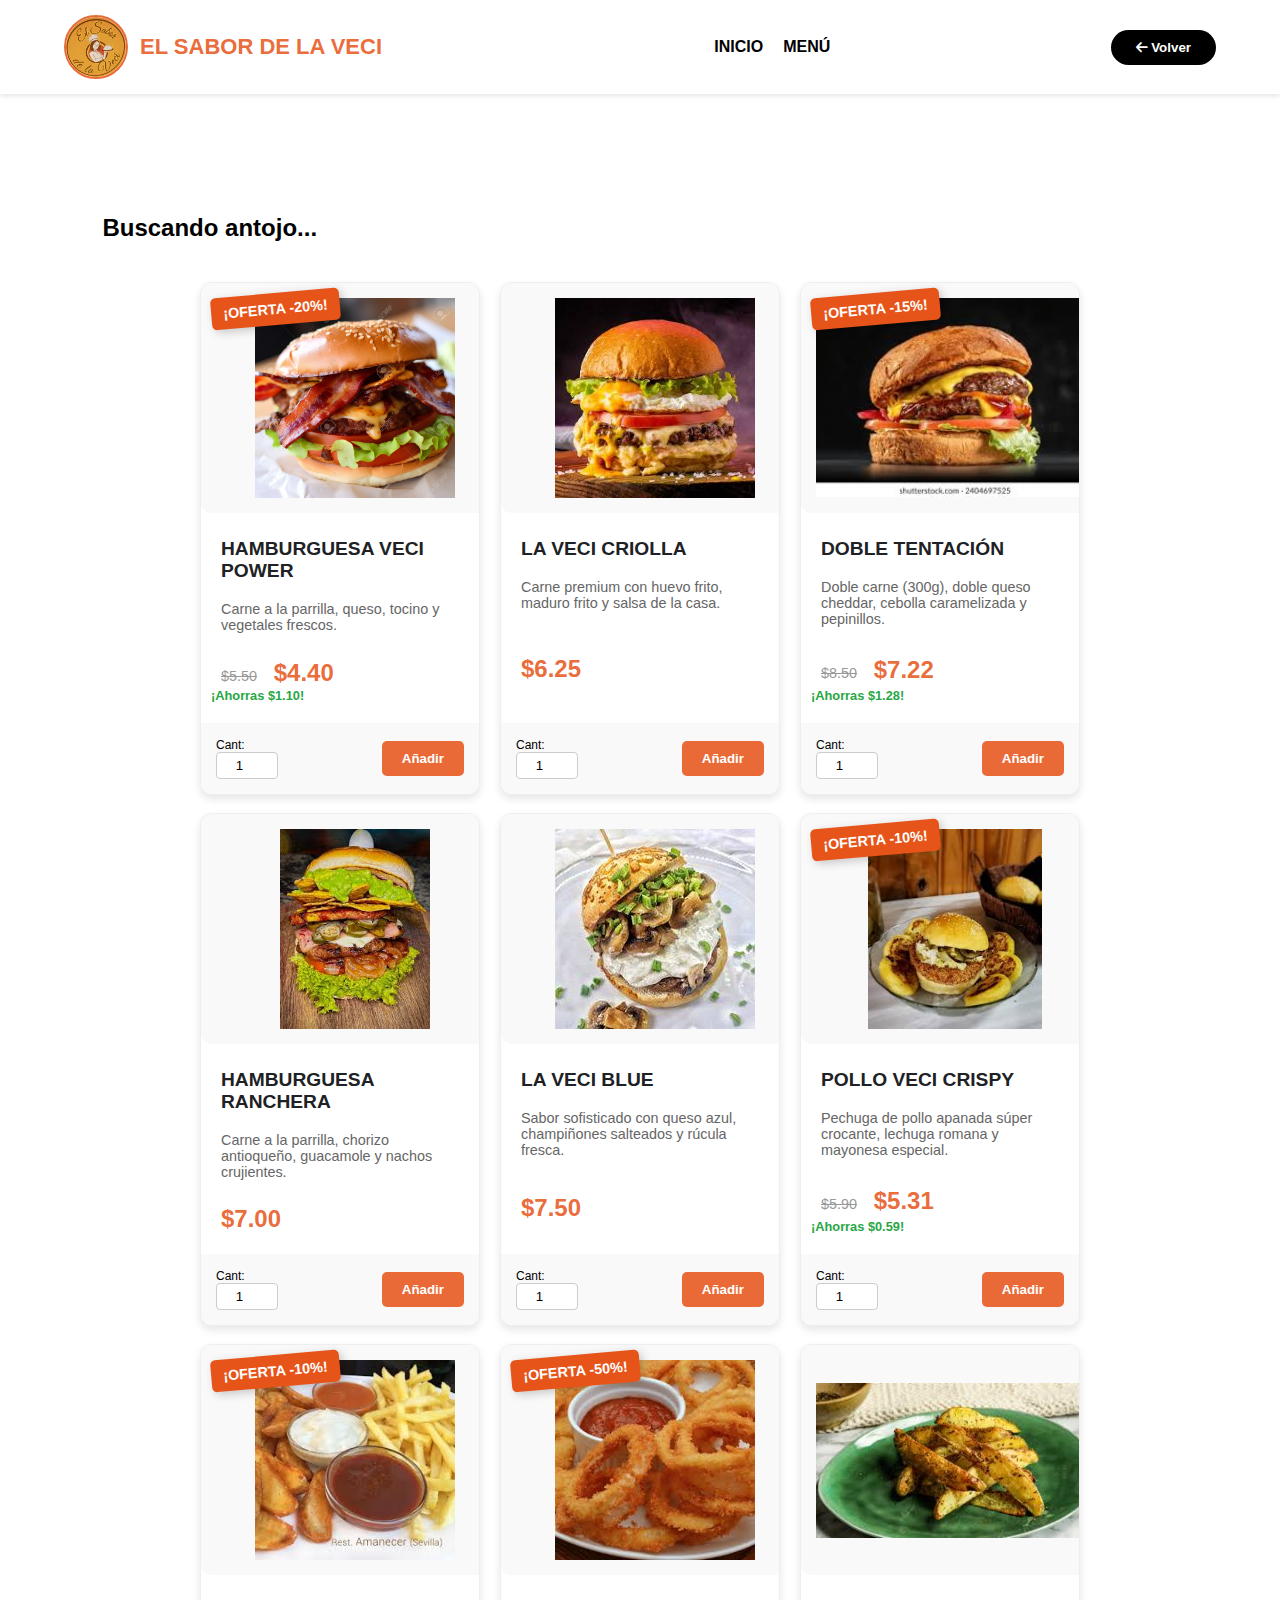
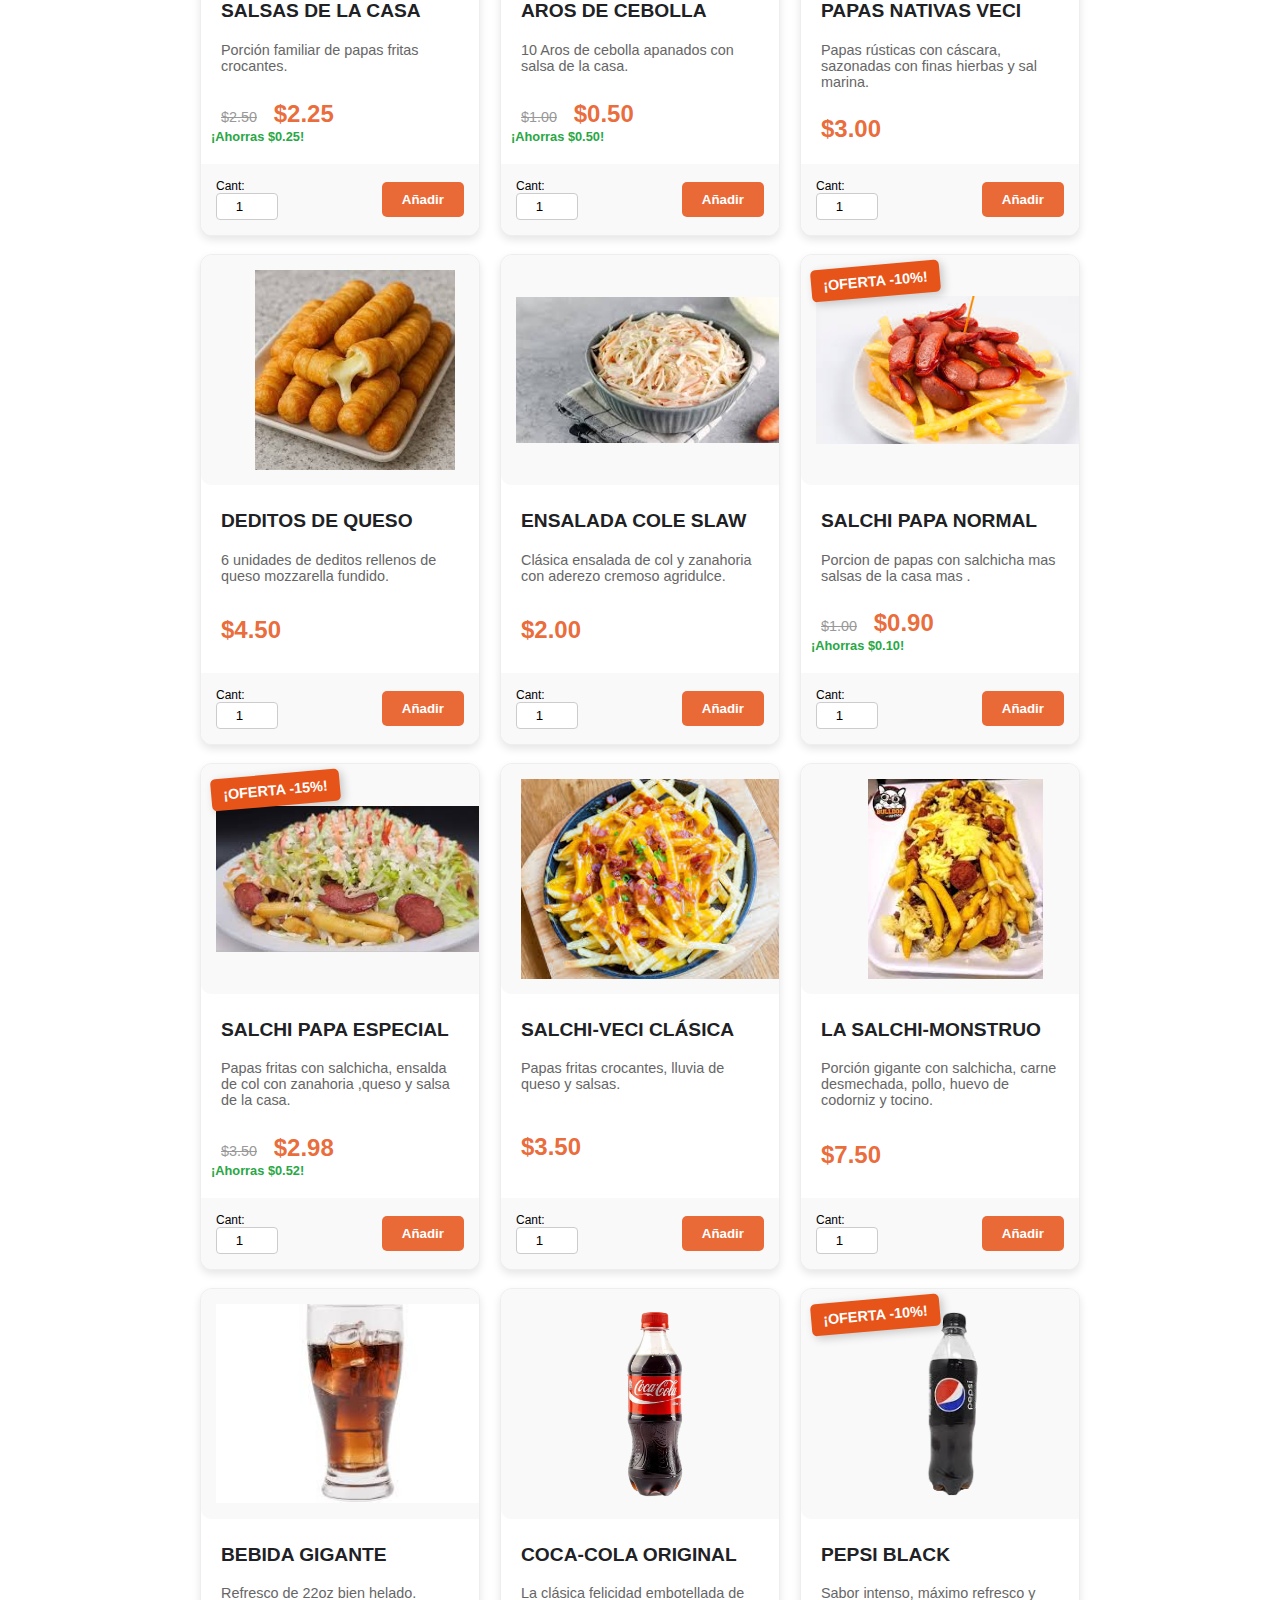
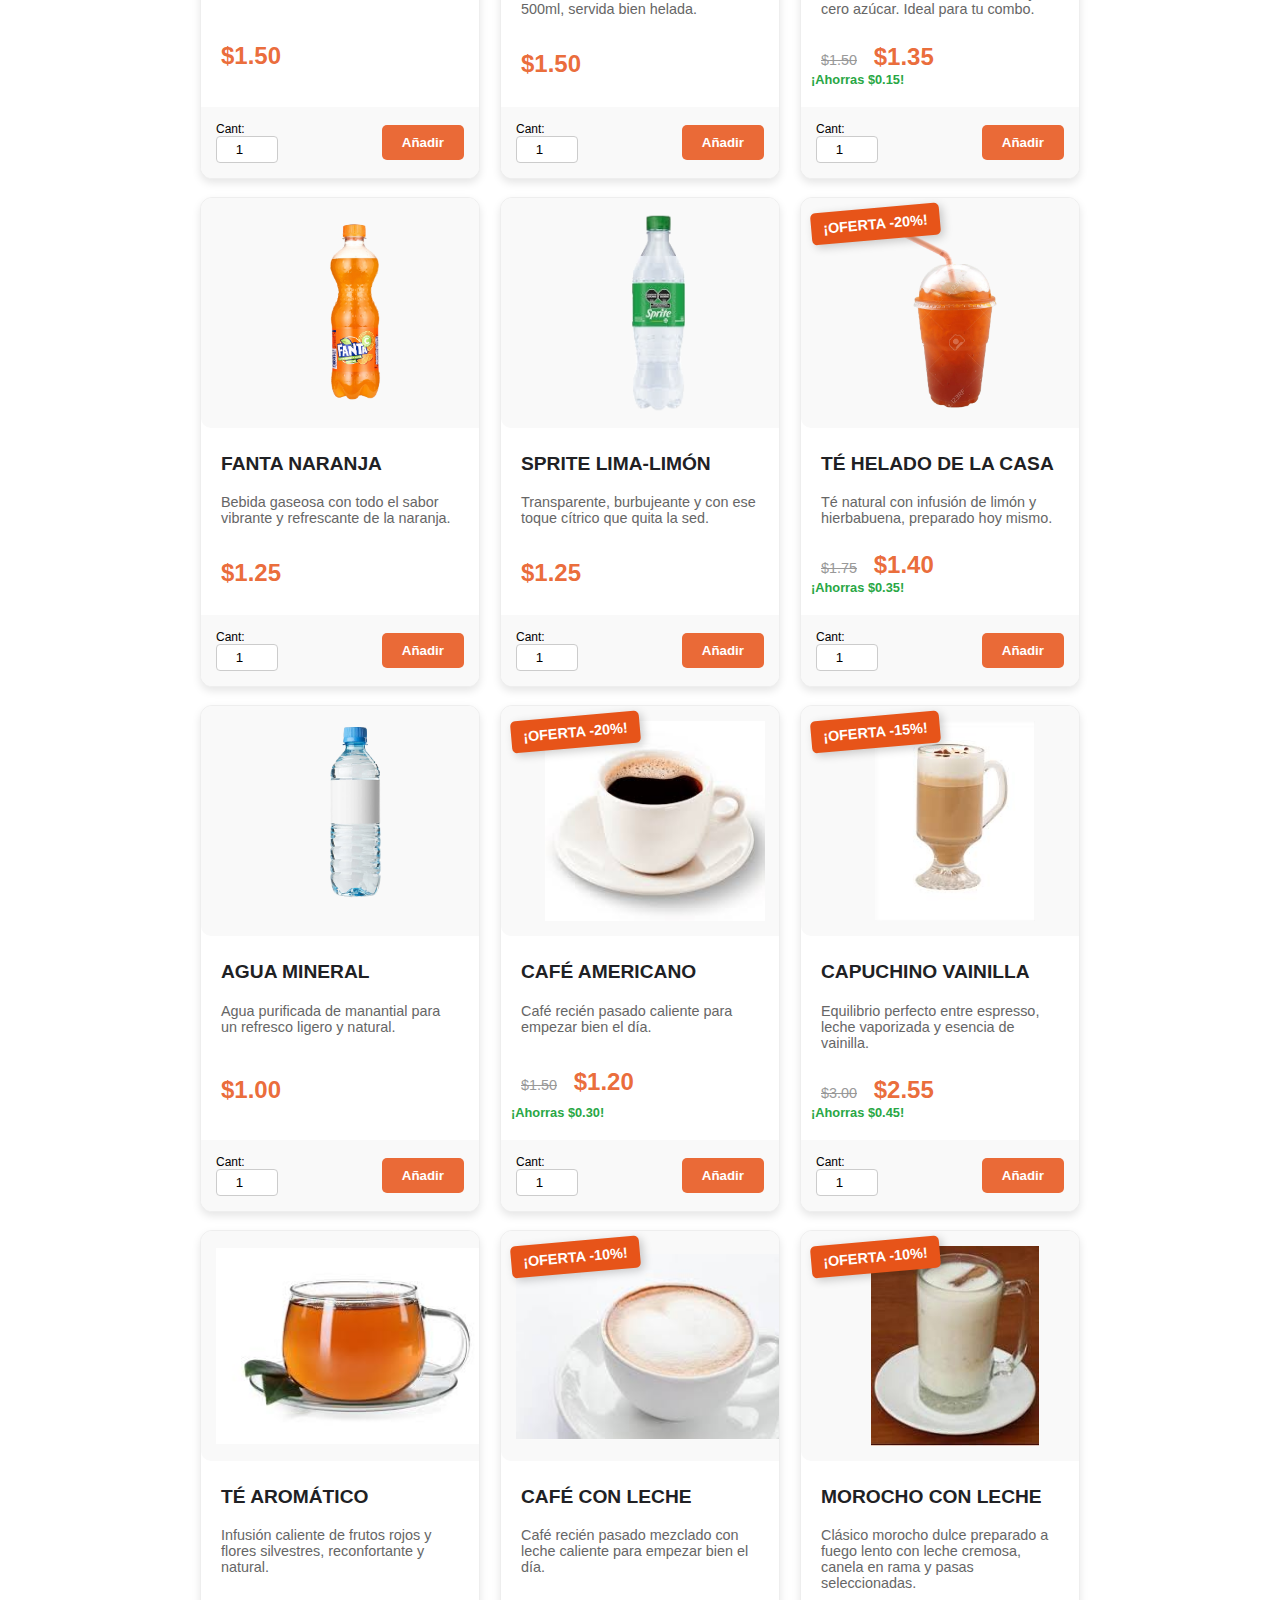
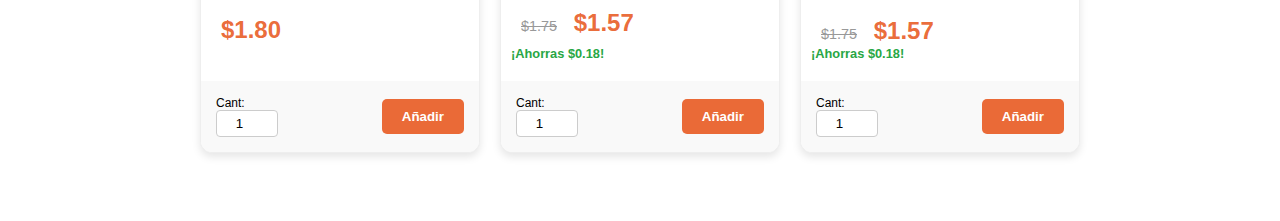
<file: fronted/busqueda.html>
<!DOCTYPE html>
<html lang="es">
<head>
    <meta charset="UTF-8">
    <title>Resultados de Búsqueda - La Veci</title>
    <link rel="stylesheet" href="css/style.css">
    <link rel="stylesheet" href="https://cdnjs.cloudflare.com/ajax/libs/font-awesome/6.0.0/css/all.min.css">
</head>
<body>
   <nav class="navbar">
    <div class="logo">
        <img src="../logo.jpg" alt="Logo La Veci" class="logo-img"> EL SABOR DE LA VECI<span></span>
        </div>
    
    <ul class="nav-links">
        <li><a href="../index.html">Inicio</a></li>
        <li><a href="categorias.html">Menú</a></li>
    </ul>

    <div class="nav-icons">
        <button class="btn-ingresar" onclick="window.location.href='../index.html'">
            <i class="fas fa-arrow-left"></i> Volver
        </button>
    </div>
</nav>

    <section class="container" style="margin-top: 50px;">
        <h2 id="titulo-busqueda">Buscando antojo...</h2>
        <div id="productos-container" class="grid-productos">
            </div>
    </section>

    <script src="js/script.js"></script>
    <script>
        // Lógica específica para esta página
        document.addEventListener("DOMContentLoaded", () => {
            const params = new URLSearchParams(window.location.search);
            const query = params.get('q');
            if (query) {
                document.getElementById("titulo-busqueda").innerHTML = `Resultados para: "<span>${query}</span>"`;
                ejecutarBusquedaSeparada(query);
            }
        });
    </script>
</body>
</html>
</file>
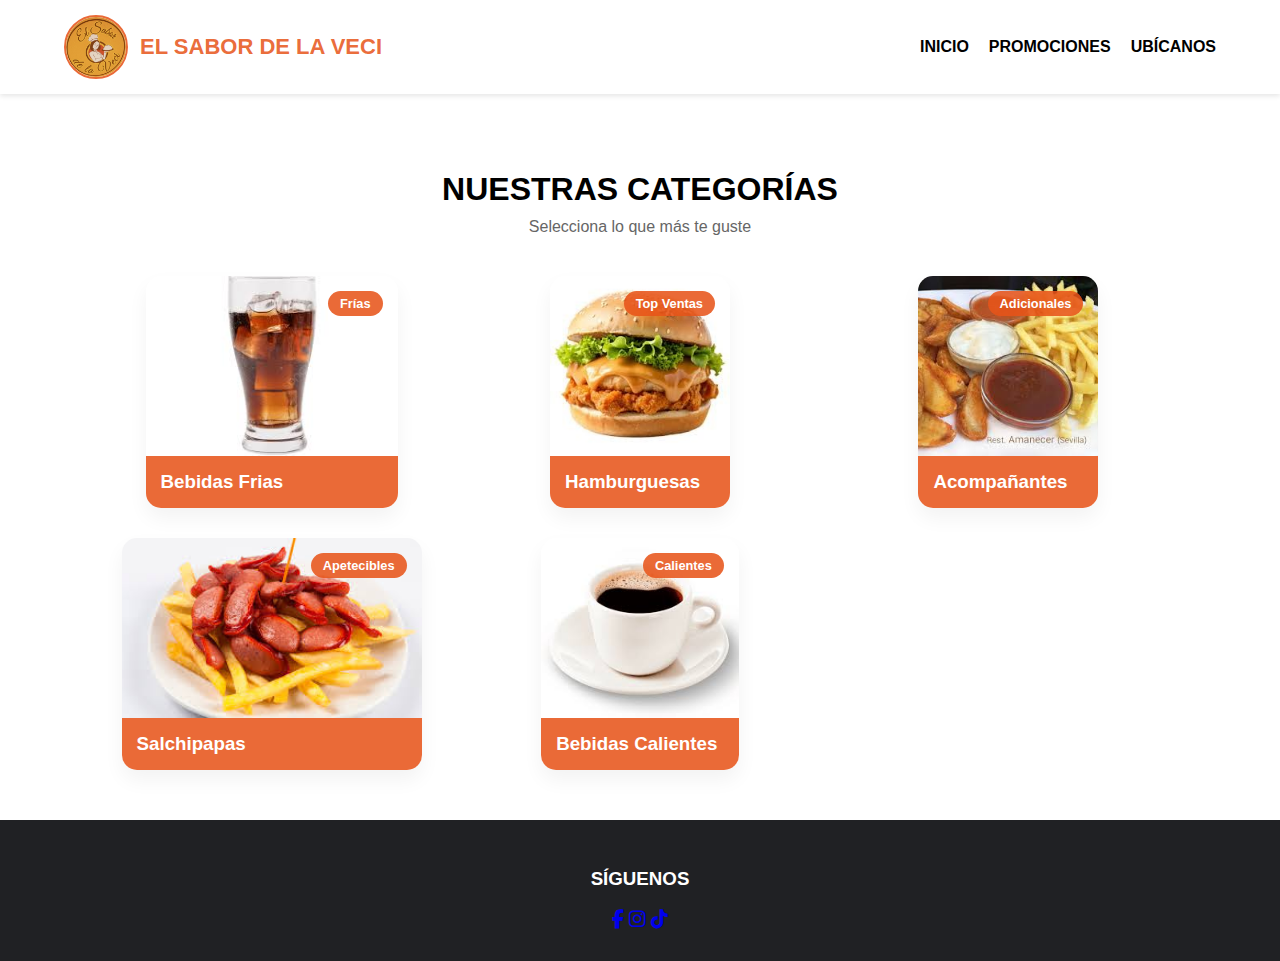
<file: fronted/categorias.html>
<!DOCTYPE html>
<html lang="es">
<head>
    <meta charset="UTF-8">
    <meta name="viewport" content="width=device-width, initial-scale=1.0">
    <link rel="stylesheet" href="https://cdnjs.cloudflare.com/ajax/libs/font-awesome/6.4.2/css/all.min.css">
    <link rel="stylesheet" href="../fronted/css/style.css">
    <title>Categorías - El Sabor de la Veci</title>
</head>
<body>
    <nav class="navbar">
        <div class="logo">
            <img src="../logo.jpg" alt="Logo La Veci" class="logo-img">
            EL SABOR DE LA VECI<span></span>
        </div>
        <ul class="nav-links">
            <li><a href="../index.html">Inicio</a></li>
            <li><a href="../fronted/index.html#menu">Promociones</a></li>
            <li><a href="../index.html#contacto">Ubícanos</a></li>
        </ul>
    </nav>

    <section class="container">
        <h2 class="section-title">Nuestras Categorías</h2>
        <p style="text-align: center; margin-top: -20px; color: #666;">Selecciona lo que más te guste</p>
        
        <div class="grid-categorias">
            <div class="categoria-card" onclick="window.location.href='listado.html?cat=Bebidas'">
                <div class="badge">Frías</div>
                <img src="../bedida.jfif" alt="Bebidas">
                <h3>Bebidas Frias</h3>
            </div>

            <div class="categoria-card" onclick="window.location.href='listado.html?cat=Hamburguesas'">
                <div class="badge">Top Ventas</div>
                <img src="../hamburgesa1.jpg" alt="Hamburguesas">
                <h3>Hamburguesas</h3>
            </div>

            <div class="categoria-card" onclick="window.location.href='listado.html?cat=Acompañantes'">
                <div class="badge">Adicionales</div>
                <img src="../imagenes/s1.jfif" alt="Papas">
                <h3>Acompañantes</h3>
            </div>

            <div class="categoria-card" onclick="window.location.href='listado.html?cat=Salchipapas'">
                <div class="badge">Apetecibles</div>
                <img src="../salchipapa.jfif" alt="Salchipapas Buenas">
                <h3>Salchipapas</h3>
            </div>
            <div class="categoria-card" onclick="window.location.href='listado.html?cat=Bebidas calientes'">
                <div class="badge">Calientes</div>
                <img src="../imagenes/c1.jfif" alt="Bebidas Calientes">
                <h3>Bebidas Calientes</h3>
        </div>
    </section>

    <footer class="socials-container">
        <h3>SÍGUENOS</h3>
        <div class="social-icons">
                <a href="https://www.facebook.com/" target="_blank" title="Facebook"><i class="fab fa-facebook-f"></i></a>
                <a href="https://www.instagram.com/" target="_blank" title="Instagram"><i class="fab fa-instagram"></i></a>
                <a href="https://www.tiktok.com" target="_blank" title="TikTok"><i class="fab fa-tiktok"></i></a>
            </div>
    </footer>
</body>
</html>
</file>
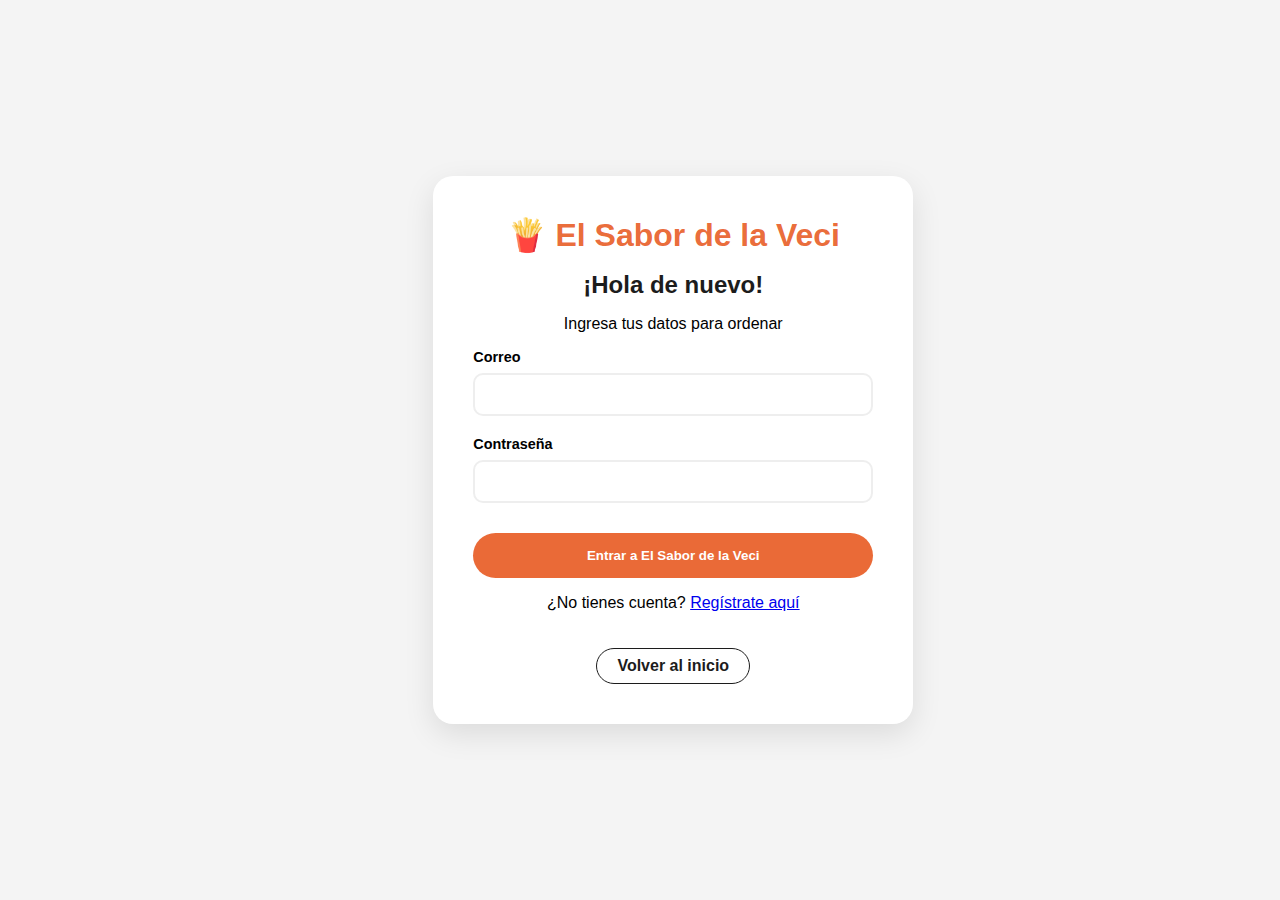
<file: fronted/login.html>
<!DOCTYPE html>
<html lang="es">
<head>
    <meta charset="UTF-8">
    <title>Ingresar | Entrar a El Sabor de la Veci</title>
    <link rel="stylesheet" href="https://cdnjs.cloudflare.com/ajax/libs/font-awesome/6.4.0/css/all.min.css">
    <link rel="stylesheet" href="css/login.css">
</head>
<body>
    <div class="login-container">
        <div class="login-card">
            <header>
                <div class="logo-red">🍟 El Sabor de la Veci<span></span></div>
                <h1>¡Hola de nuevo!</h1>
                <p>Ingresa tus datos para ordenar</p>
            </header>

            <form action="../backend/auth.php" method="POST">
             <div class="input-group">
                    <label>Correo</label>
                    <input type="email" name="correo" required>
                </div>
                <div class="input-group">
                    <label>Contraseña</label>
                    <input type="password" name="password" required>
                </div>
                <button type="submit" class="btn-primary">Entrar a El Sabor de la Veci</button>
            </form>

            <footer class="login-footer">
                <p>¿No tienes cuenta? <a href="registro.html">Regístrate aquí</a></p>
                <a href="index.html" class="btn-outline">Volver al inicio</a>
            </footer>
        </div>
    </div>
</body>
</html>
</file>
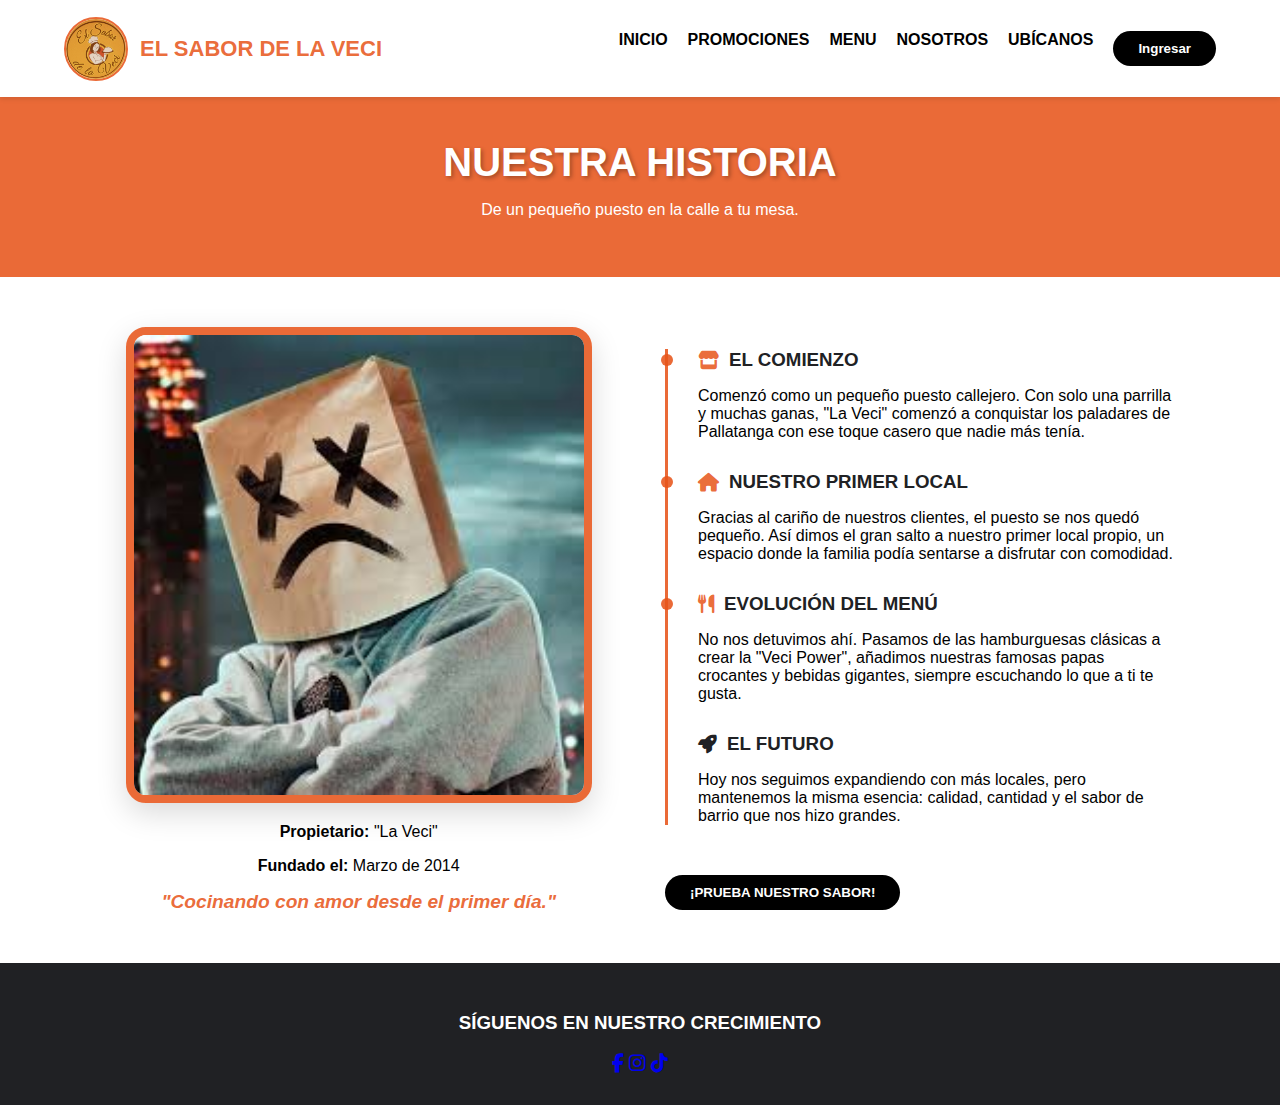
<file: fronted/nosotros.html>
<!DOCTYPE html>
<html lang="es">
<head>
    <meta charset="UTF-8">
    <meta name="viewport" content="width=device-width, initial-scale=1.0">
    <link rel="stylesheet" href="https://cdnjs.cloudflare.com/ajax/libs/font-awesome/6.4.2/css/all.min.css">
    <link rel="stylesheet" href="../fronted/css/stylenosotros.css">
    <title>Nuestra Historia - El Sabor de la Veci</title>
</head>
<body>
    <nav class="navbar">
        <div class="logo">
            <img src="../logo.jpg" alt="Logo La Veci" class="logo-img">
            EL SABOR DE LA VECI<span></span>
        </div>
        <ul class="nav-links">
            <li><a href="../index.html">Inicio</a></li>
            <li><a href="#menu">Promociones</a></li>
            <li><a href="categorias.html">Menu</a></li>
            <li><a href="../fronted/nosotros.html">Nosotros</a></li>
            <li><a href="#contacto">Ubícanos</a></li>
            <div class="nav-icons">
            <button class="btn-ingresar" onclick="window.location.href='../fronted/login.html'">Ingresar</button>
            </div>
        </ul>
    </nav>

    <section class="category-hero-small">
        <div class="banner-content">
            <h1>NUESTRA HISTORIA</h1>
            <p>De un pequeño puesto en la calle a tu mesa.</p>
        </div>
    </section>

    <section class="container historia-section">
        <div class="historia-grid">
            <div class="foto-duena-container">
    <img src="../foto.jfif" alt="La Veci" class="foto-duena">
    
    <div class="info-negocio">
        <p class="dueno-nombre"><strong>Propietario:</strong> "La Veci"</p>
        <p class="fecha-creacion"><strong>Fundado el:</strong> Marzo de 2014</p>
    </div>

    <div class="caption-duena">"Cocinando con amor desde el primer día."</div>
</div>

            <div class="texto-historia">
                <div class="hitos">
                    <div class="hito">
                        <h3><i class="fas fa-store"></i> El Comienzo</h3>
                        <p>Comenzó como un pequeño puesto callejero. Con solo una parrilla y muchas ganas, "La Veci" comenzó a conquistar los paladares de Pallatanga con ese toque casero que nadie más tenía.</p>
                    </div>

                    <div class="hito">
                        <h3><i class="fas fa-home"></i> Nuestro Primer Local</h3>
                        <p>Gracias al cariño de nuestros clientes, el puesto se nos quedó pequeño. Así dimos el gran salto a nuestro primer local propio, un espacio donde la familia podía sentarse a disfrutar con comodidad.</p>
                    </div>

                    <div class="hito">
                        <h3><i class="fas fa-utensils"></i> Evolución del Menú</h3>
                        <p>No nos detuvimos ahí. Pasamos de las hamburguesas clásicas a crear la "Veci Power", añadimos nuestras famosas papas crocantes y bebidas gigantes, siempre escuchando lo que a ti te gusta.</p>
                    </div>

                    <div class="hito-final">
                        <h3><i class="fas fa-rocket"></i> El Futuro</h3>
                        <p>Hoy nos seguimos expandiendo con más locales, pero mantenemos la misma esencia: calidad, cantidad y el sabor de barrio que nos hizo grandes.</p>
                    </div>
                </div>
                
                <button class="btn-ingresar" onclick="window.location.href='categorias.html'" style="margin-top: 20px;">
                    ¡PRUEBA NUESTRO SABOR!
                </button>
            </div>
        </div>
    </section>

    <footer class="socials-container">
        <h3>SÍGUENOS EN NUESTRO CRECIMIENTO</h3>
       <div class="social-icons">
                <a href="https://www.facebook.com/" target="_blank" title="Facebook"><i class="fab fa-facebook-f"></i></a>
                <a href="https://www.instagram.com/" target="_blank" title="Instagram"><i class="fab fa-instagram"></i></a>
                <a href="https://www.tiktok.com" target="_blank" title="TikTok"><i class="fab fa-tiktok"></i></a>
            </div>
    </footer>
</body>
</html>
</file>
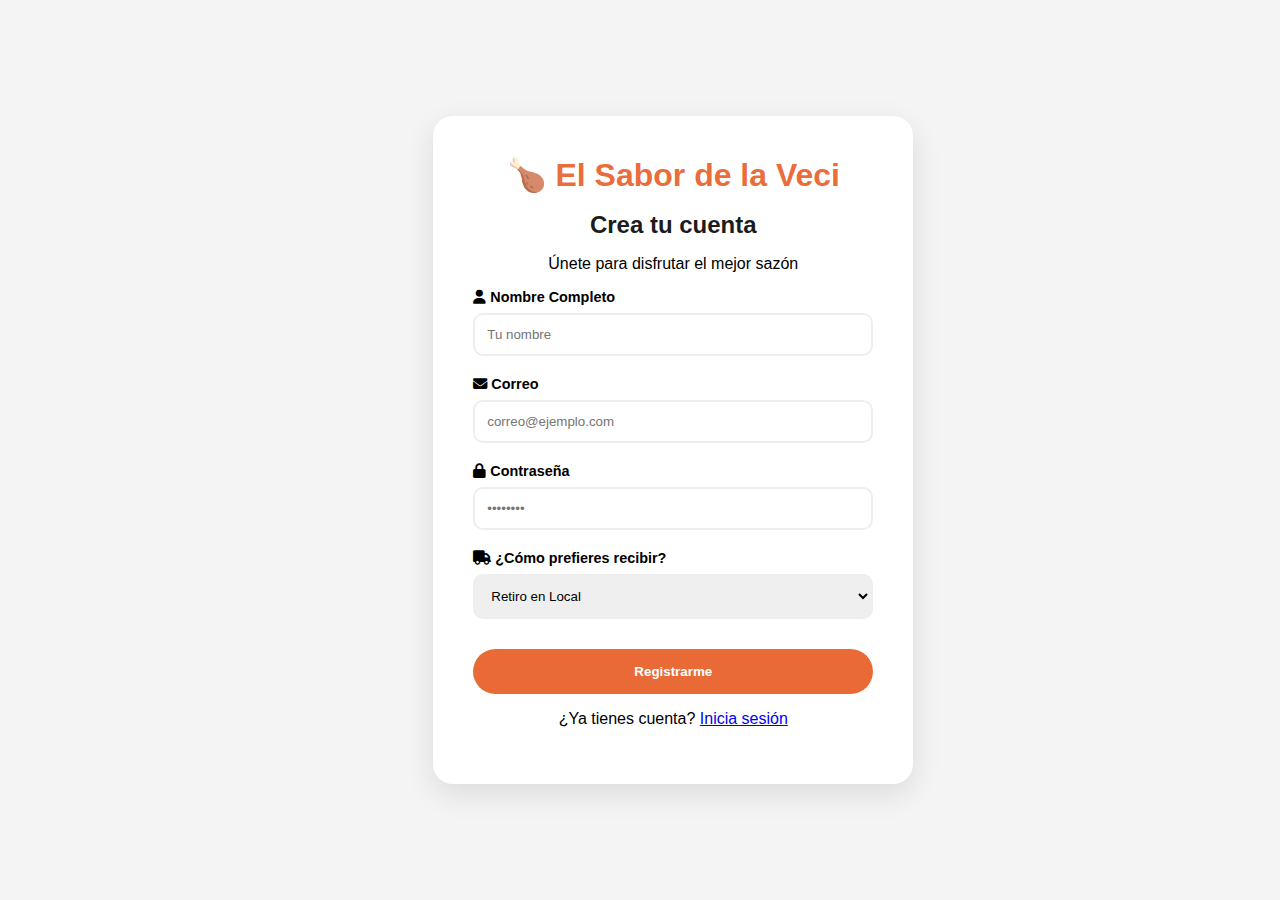
<file: fronted/Registro.html>
<!DOCTYPE html>
<html lang="es">
<head>
    <meta charset="UTF-8">
    <title>Registro | El Sabor de la Veci</title>
    <link rel="stylesheet" href="https://cdnjs.cloudflare.com/ajax/libs/font-awesome/6.4.0/css/all.min.css">
    <link rel="stylesheet" href="css/login.css">
</head>
<body>
    <div class="login-container">
        <div class="login-card">
            <header>
                <div class="logo-red">🍗 El Sabor de<span> la Veci</span></div>
                <h1>Crea tu cuenta</h1>
                <p>Únete para disfrutar el mejor sazón</p>
            </header>

            <form action="../backend/registrar_cliente.php" method="POST">
                <div class="input-group">
                    <label><i class="fa-solid fa-user"></i> Nombre Completo</label>
                    <input type="text" name="nombre" required maxlength="40" placeholder="Tu nombre">
                </div>

                <div class="input-group">
                    <label><i class="fa-solid fa-envelope"></i> Correo</label>
                    <input type="email" name="correo" required maxlength="50" placeholder="correo@ejemplo.com">
                </div>

                <div class="input-group">
                    <label><i class="fa-solid fa-lock"></i> Contraseña</label>
                    <input type="password" name="password" required maxlength="20" placeholder="••••••••">
                </div>

                <div class="input-group">
                    <label><i class="fa-solid fa-truck"></i> ¿Cómo prefieres recibir?</label>
                    <select name="entrega_preferida" class="select-estilo">
                        <option value="local">Retiro en Local</option>
                        <option value="delivery">A domicilio (Delivery)</option>
                    </select>
                </div>

                <button type="submit" class="btn-primary">Registrarme</button>
            </form>

            <footer class="login-footer">
                <p>¿Ya tienes cuenta? <a href="login.html">Inicia sesión</a></p>
            </div>
        </div>
    </div>
</body>
</html>
</file>
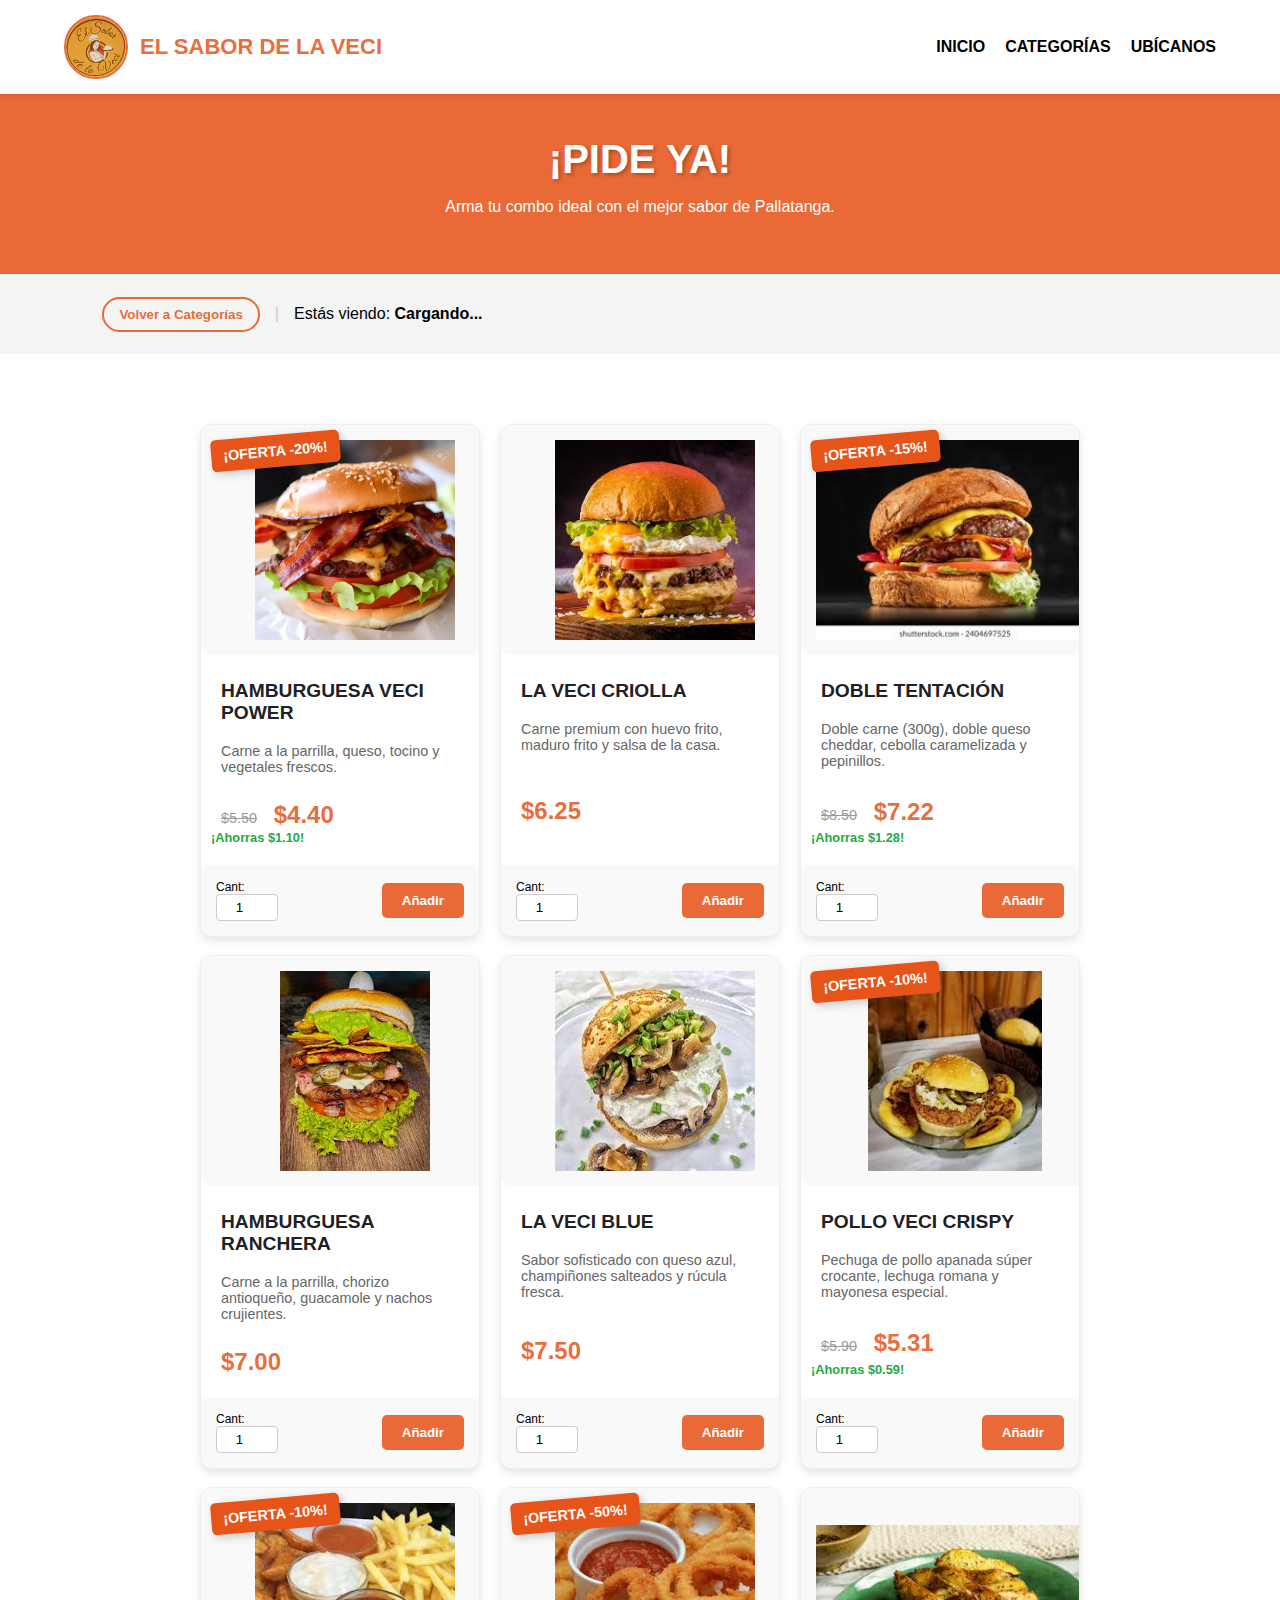
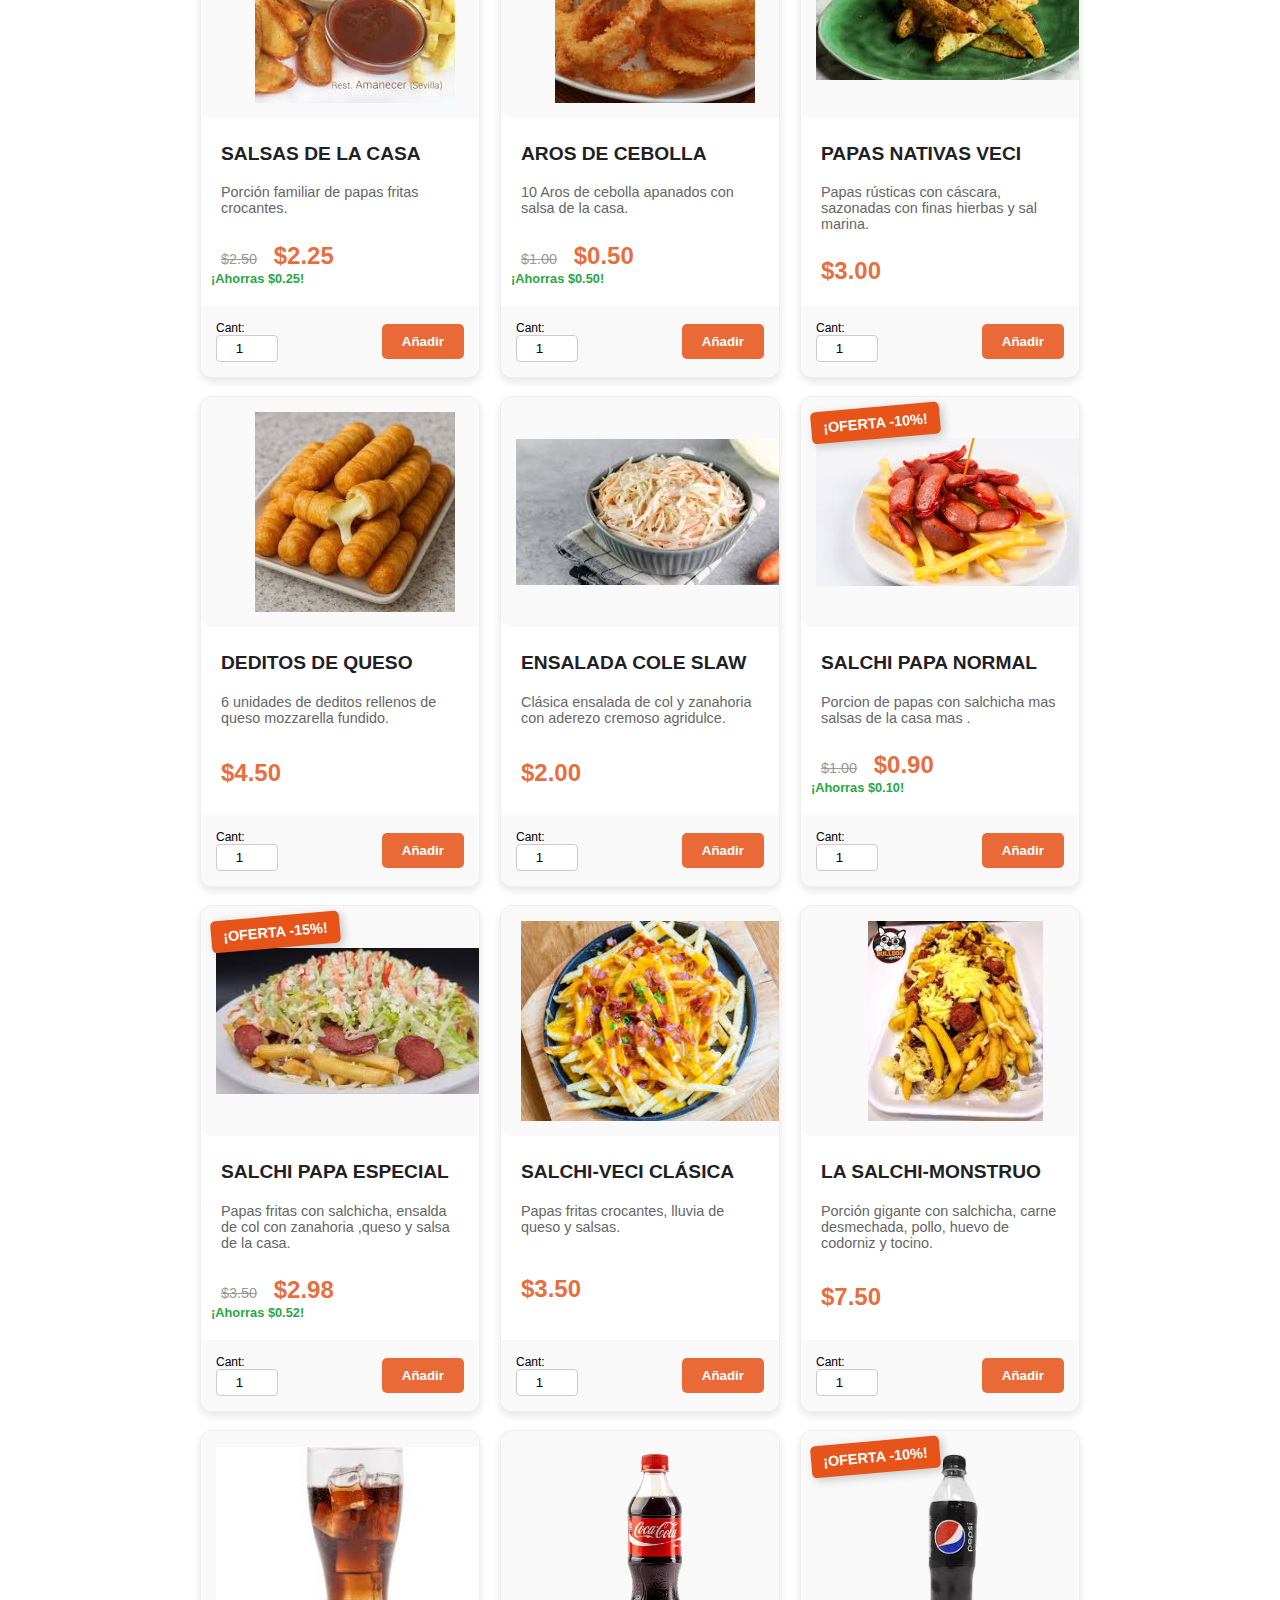
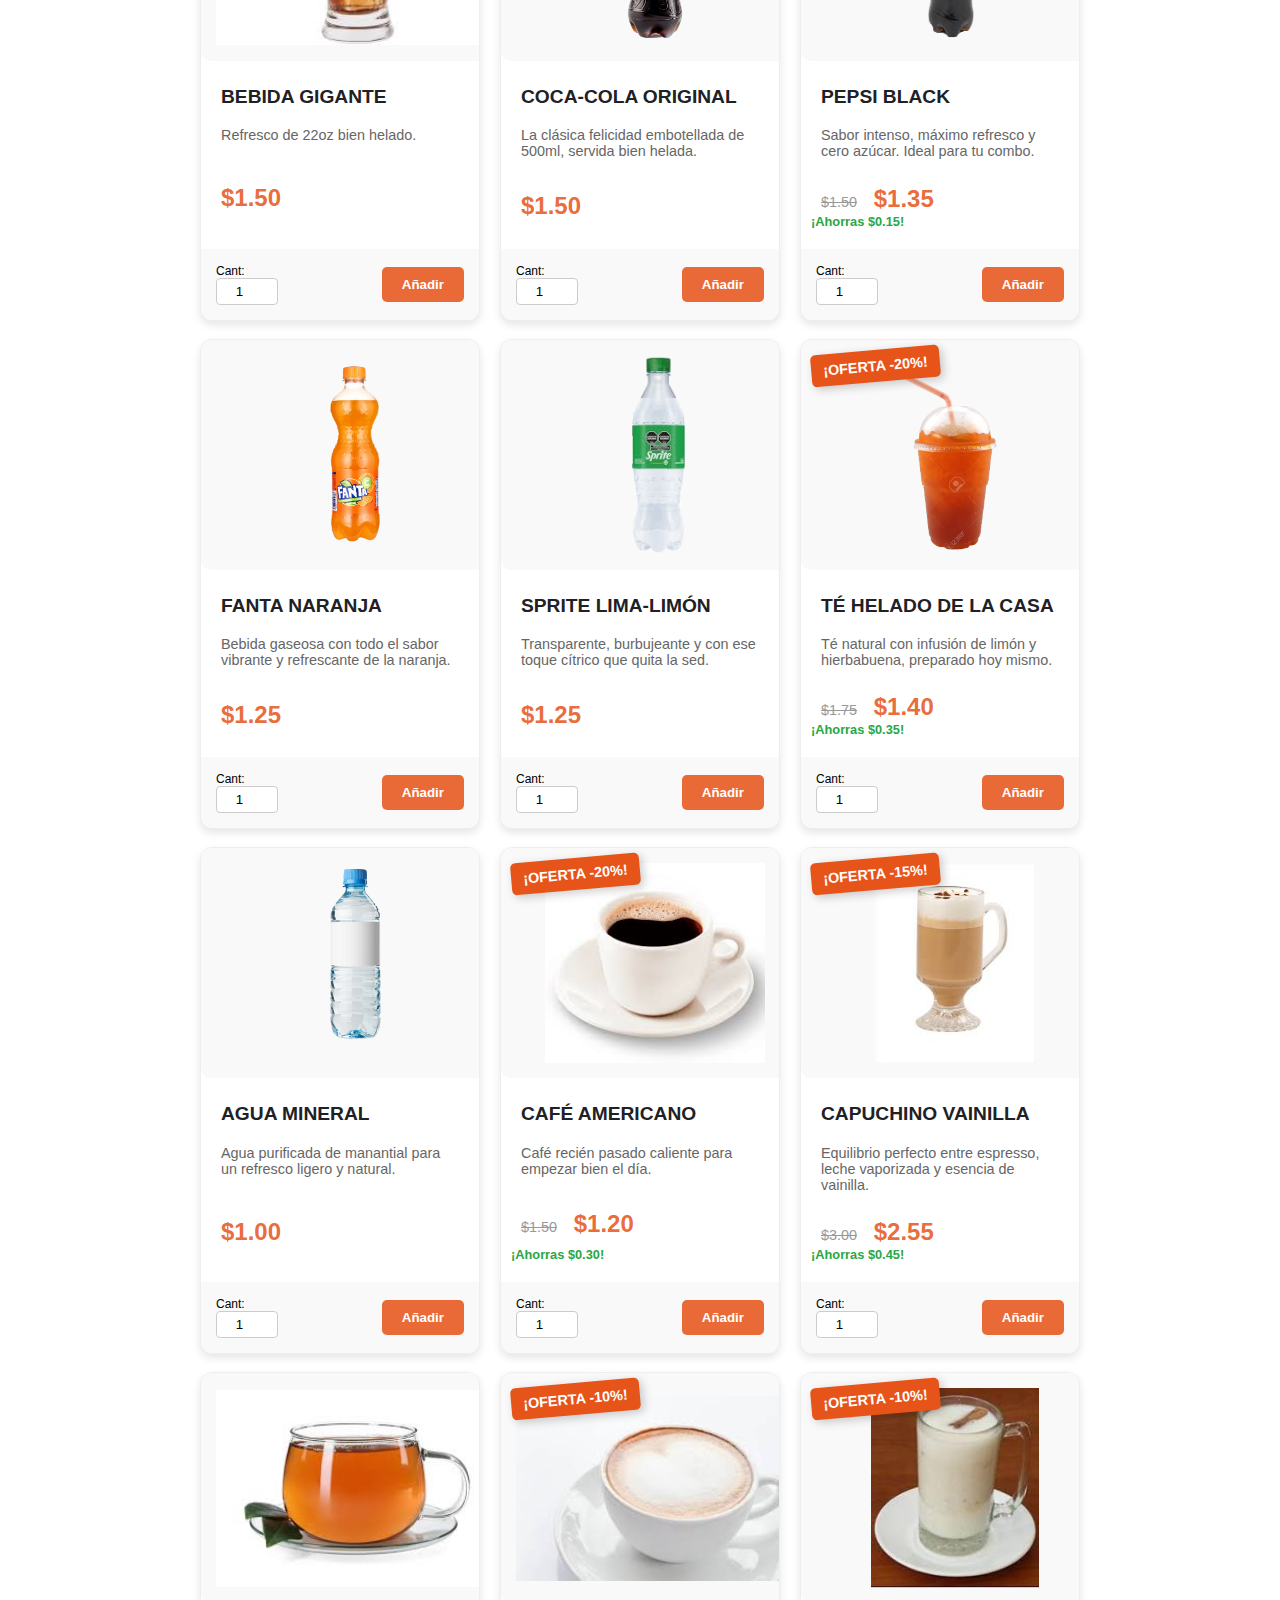
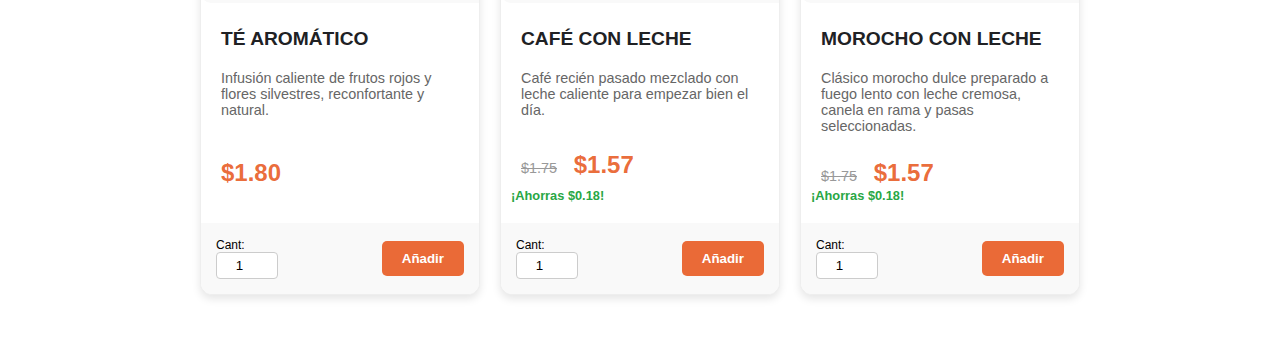
<file: Paginaweb/fronted/listado.html>
<!DOCTYPE html>
<html lang="es">
<head>
    <meta charset="UTF-8">
    <meta name="viewport" content="width=device-width, initial-scale=1.0">
    <link rel="stylesheet" href="../fronted/css/style.css">
    <title>Menú - El Sabor de la Veci</title>
</head>
<body>
    <nav class="navbar">
        <div class="logo">
            <img src="../logo.jpg" alt="Logo La Veci" class="logo-img">
            EL SABOR DE LA VECI<span></span>
        </div>
        <ul class="nav-links">
            <li><a href="../index.html">Inicio</a></li>
            <li><a href="categorias.html">Categorías</a></li>
            <li><a href="../index.html#contacto">Ubícanos</a></li>
        </ul>
    </nav>
    <section id="banner-categoria" class="category-hero-small">
        <div class="banner-content">
            <h1 id="titulo-categoria">¡PIDE YA!</h1>
            <p id="desc-categoria">Arma tu combo ideal con el mejor sabor de Pallatanga.</p>
        </div>
    </section>

    <div class="nav-secundario">
        <button class="btn-volver" onclick="window.location.href='categorias.html'">
            <i class="fas fa-arrow-left"></i> Volver a Categorías
        </button>
        <span class="separador">|</span>
        <p>Estás viendo: <strong id="nombre-categoria-actual">Cargando...</strong></p>
    </div>

    <section class="container">
        <div id="productos-container" class="grid-productos">
            </div>
    </section>

    <script src="../fronted/js/script.js"></script>
</body>
</html>
</file>
<file: fronted/css/style.css>
:root {
    --veci-orange: rgba(231, 84, 25, 0.87);
    --dark-grey: #202124;
}

/* --- ADAPTABILIDAD PARA CELULARES (RESPONSIVE) --- */
@media (max-width: 768px) {
    /* 1. Navbar y Logo: Apilamos los elementos verticalmente */
    .navbar {
        flex-direction: column;
        padding: 15px 2%;
        gap: 15px;
    }

    .nav-links {
        gap: 12px;
        flex-wrap: wrap; /* Permite que los links bajen si no caben */
        justify-content: center;
        font-size: 13px;
    }

    .nav-icons {
        width: 100%;
        justify-content: center;
        flex-wrap: wrap;
    }

    .search-box {
        width: 90% !important; /* El buscador ocupa casi todo el ancho en móvil */
    }

    /* 2. Hero Section: Ajustamos el tamaño gigante del texto */
    .hero {
        height: auto;
        min-height: 400px;
        padding: 40px 5%;
        text-align: center;
    }

    .hero-content h1 {
        font-size: 45px; /* Reducimos los 90px originales para que no se corte */
        line-height: 1.1;
    }

    .btn-menu {
        padding: 12px 30px;
        font-size: 18px;
    }

    /* 3. Grid de Productos: Forzamos 1 o 2 columnas según el espacio */
    .grid-productos {
        grid-template-columns: repeat(auto-fit, minmax(160px, 1fr)); 
        gap: 15px;
        padding: 15px;
    }

    .card {
        max-width: 100%; /* Permitimos que ocupe su celda asignada */
    }

    .card img {
        height: 150px; /* Imagen un poco más pequeña en móvil */
    }

    .card h3 {
        font-size: 1rem;
    }

    /* 4. Mapa y Footer: Maximizamos el espacio */
    .mapa-contenedor {
        height: 300px; /* Altura más cómoda para deslizar el dedo */
    }

    .banner-content h1 {
        font-size: 2rem;
    }
}

/* Evitar scroll horizontal accidental */
html, body {
    overflow-x: hidden;
    position: relative;
}
/* ----------------------------------------- */


body {
    font-family: 'Oswald', sans-serif; /* Sugiero una fuente fuerte */
    margin: 0;
    background-color: #fff;
}

.navbar {
    display: flex;
    justify-content: space-between;
    align-items: center;
    padding: 15px 5%;
    background: white;
    position: sticky;
    top: 0;
    z-index: 1000;
    box-shadow: 0 2px 5px rgba(0,0,0,0.1);
}

.logo { font-weight: 900; font-size: 22px; color: var(--veci-orange); }
.logo span { color: black; }

.nav-links { list-style: none; display: flex; gap: 20px; }
.nav-links a { text-decoration: none; color: black; font-weight: bold; text-transform: uppercase; }

.btn-ingresar {
    background: black;
    color: white;
    border-radius: 25px;
    padding: 10px 25px;
    border: none;
    cursor: pointer;
    font-weight: bold;
}

/* Hero Section al estilo KFC */
.hero {
    background-color: var(--veci-orange);
    height: 500px;
    display: flex;
    align-items: center;
    justify-content: center;
    color: white;
    overflow: hidden;
    padding: 0 5%;
}

.hero-content h1 {
    font-size: 90px;
    line-height: 0.8;
    margin: 0;
    font-weight: 900;
}

.btn-menu {
    background: transparent;
    border: 3px solid white;
    color: white;
    padding: 15px 45px;
    border-radius: 35px;
    font-size: 20px;
    font-weight: bold;
    cursor: pointer;
    margin-top: 25px;
    transition: 0.3s;
}

.btn-menu:hover { background: white; color: var(--veci-orange); }
 /* buscar barra */
/* Busca esta clase en tu CSS o agrégala */
.nav-icons {
    display: flex;
    align-items: center; /* Alinea verticalmente el buscador y el botón */
    justify-content: flex-end; /* Los mantiene a la derecha */
    gap: 15px; /* Espacio uniforme entre ellos */
    flex-wrap: nowrap; /* Evita que el botón se baje a otra línea */
}
.search-box {
    display: flex;
    align-items: center;
    background: #ffffff;
    border-radius: 25px;
    padding: 5px 15px;
    border: 2px solid #e75419;
    width: 200px; /* Tamaño base más pequeño para dar prioridad al logo */
    transition: width 0.3s ease;
}

.search-box:focus-within {
    width: 250px; /* Solo crece cuando el usuario va a escribir */
}

.search-box input {
    border: none;
    background: transparent;
    outline: none;
    padding: 5px;
    font-size: 16px; /* Letra más legible */
    width: 100%;
    color: #333;
}

.search-box button {
    background: transparent;
    border: none;
    color: #e75419;
    cursor: pointer;
    font-size: 18px;
    margin-left: 10px;
}

/* Estilo para el mensaje de "No hay coincidencias" */
.no-results {
    text-align: center;
    padding: 40px;
    grid-column: 1 / -1; /* Ocupa todo el ancho del grid */
    font-size: 1.2rem;
    color: #666;
}

.search-box input:focus {
    width: 200px; /* Se agranda al hacer clic */
}

.search-box button:hover {
    color: #e75419;
}

/* Grid de Productos */
.container { padding: 50px 8%; }
.section-title { text-align: center; font-size: 32px; text-transform: uppercase; margin-bottom: 30px; }

.grid-productos {
    display: grid;
    /* Esto crea columnas que se adaptan automáticamente entre 250px y 300px */
    grid-template-columns: repeat(auto-fit, minmax(280px, 1fr)); 
    gap: 30px;           /* Espacio uniforme entre tarjetas */
    padding: 40px 5%;    /* Margen lateral para que no toquen los bordes */
    justify-content: center; /* Centra las tarjetas en la pantalla */
    width: 100%;
    box-sizing: border-box;
}

.card {
    background: white;
    border-radius: 15px;
    display: flex;
    flex-direction: column;
    height: 100%;        /* Para que todas midan lo mismo de alto */
    max-width: 320px;    /* Evita que la tarjeta sea gigante en pantallas grandes */
    margin: 0 auto;      /* Centra la tarjeta en su celda del grid */
    overflow: hidden;
    box-shadow: 0 4px 10px rgba(0,0,0,0.05);
    transition: transform 0.3s ease;
}

.card:hover {
    transform: translateY(-10px); /* Efecto de elevación al pasar el mouse */
}
.card:hover { transform: translateY(-10px); }


.card h3 { margin: 15px 0 5px; color: var(--dark-grey); }
.card .precio { color: var(--veci-orange); font-size: 24px; font-weight: bold; }

.input-cantidad {
    width: 50px;
    padding: 5px;
    border-radius: 5px;
    border: 1px solid #ccc;
}
/* Contenedor principal del mapa */
.map-full-width {
    width: 100%;
    margin-top: 50px;
}

.mapa-contenedor {
    width: 100%;
    height: 450px; /* Puedes subirlo a 500px si lo quieres más alto */
    overflow: hidden;
}

/* El iframe debe ocupar el 100% de su padre */
.mapa-contenedor iframe {
    width: 100%;
    height: 100%;
    filter: grayscale(0.2); /* Opcional: le da un toque elegante */
    border-top: 5px solid rgba(231, 84, 25, 0.87); /* Línea naranja superior */
}

/* Estilos para las redes sociales abajo del mapa */
.socials-container {
    background-color: #202124;
    color: white;
    text-align: center;
    padding: 30px 0;
}

.social-icons {
    font-size: 1.2rem;
    margin-top: 10px;
}
/* Logo en el Nav */
.logo { display: flex; align-items: center; gap: 10px; }
.logo-img { height: 50px; width: auto; border-radius: 50%; }

/* Estilos extra para las categorías */
.grid-categorias {
    margin-top: 40px;
    display: grid;
    grid-template-columns: repeat(auto-fit, minmax(280px, 1fr));
    gap: 30px;
}

.categoria-card {
    position: relative; /* Para el badge */
    background: #fff;
    border-radius: 20px;
    box-shadow: 0 10px 20px rgba(0,0,0,0.05);
    overflow: hidden;
    transition: 0.4s all ease;
}

.categoria-card:hover {
    transform: scale(1.03);
    box-shadow: 0 15px 30px rgba(231, 84, 25, 0.2);
}

.badge {
    position: absolute;
    top: 15px;
    right: 15px;
    background: var(--veci-orange);
    color: white;
    padding: 5px 12px;
    border-radius: 20px;
    font-size: 0.8rem;
    font-weight: bold;
    z-index: 10;
}

.categoria-card img {
    height: 250px; /* Un poco más altas */
    transition: 0.5s;
}

.categoria-card:hover img {
    transform: scale(1.1);
}

.categoria-card img { width: 100%; height: 200px; object-fit: cover; }
.categoria-card h3 { padding: 15px; background: rgba(231, 84, 25, 0.87); color: white; margin: 0; }
/* En style.css para que el logo no se vea extraño */
.logo {
    display: flex;
    align-items: center;
    gap: 12px;
}

.logo-img {
    height: 60px; /* Tamaño ideal */
    width: 60px;
    border-radius: 50%; /* Lo mantiene circular */
    border: 2px solid rgba(231, 84, 25, 0.87); /* Borde naranja de marca */
    object-fit: cover;
}

.logo span {
    font-weight: 900;
    font-size: 1.2rem;
    color: #202124;
}
.category-hero {
    height: 300px;
    background-color: rgba(231, 84, 25, 0.87); /* Color de respaldo */
    background-size: cover;
    background-position: center;
    display: flex;
    align-items: center;
    justify-content: center;
    color: white;
    text-shadow: 2px 2px 10px rgba(0,0,0,0.5);
}

.banner-content h1 {
    font-size: 3.5rem;
    font-weight: 900;
    margin: 0;
}

.btn-pedir {
    background-color: rgba(231, 84, 25, 0.87);
    color: white;
    border: none;
    padding: 10px 20px;
    border-radius: 5px;
    cursor: pointer;
    font-weight: bold;
}

.btn-pedir:hover {
    background-color: #000;
}
/* Contenedor de la cuadrícula de productos */
.grid-productos {
    display: grid;
    grid-template-columns: repeat(auto-fit, minmax(250px, 300px)); /* Máximo 300px por tarjeta */
    gap: 20px;
    justify-content: center; /* Centra las tarjetas si hay pocas */
    padding: 20px;
}

/* Tarjeta de Producto Individual */
.card {
    background: white;
    border-radius: 12px;
    box-shadow: 0 4px 8px rgba(0,0,0,0.1);
    overflow: hidden;
    display: flex;
    flex-direction: column;
    transition: transform 0.3s ease;
    border: 1px solid #eee;
    height: 100%; /* Para que todas midan lo mismo */
}

.card:hover {
    transform: translateY(-5px);
}

/* Imagen del Producto - Aquí controlamos el tamaño gigante */
.card img { 
    width: 100%; 
    height: 200px; /* Altura fija para que todas las tarjetas se alineen */
    object-fit: contain; /* ¡CAMBIO CLAVE! Muestra el producto completo sin cortarlo */
    border-radius: 10px; 
    padding: 15px; /* Da "aire" al producto para que no toque los bordes */
    background-color: #f9f9f9; /* Fondo suave para resaltar el producto */
    display: block;
    margin: 0 auto;
}

/* Contenido de texto de la tarjeta */
.card h3 {
    font-size: 1.2rem;
    margin: 15px 10px 5px;
    color: var(--dark-grey);
    text-transform: uppercase;
}

.card p {
    font-size: 0.9rem;
    color: #666;
    padding: 0 10px;
    flex-grow: 1; /* Empuja el precio y botón hacia abajo */
}

.precio {
    font-weight: bold;
    color: var(--veci-orange);
    font-size: 1.3rem;
    margin: 10px 0;
}

/* Caja de controles (Input y Botón) */
.order-box {
    display: flex;
    align-items: center;
    justify-content: space-between;
    padding: 15px;
    background: #f9f9f9;
}

.input-cantidad {
    width: 50px;
    padding: 5px;
    border: 1px solid #ccc;
    border-radius: 4px;
    text-align: center;
}
/* Banner reducido */
.category-hero-small {
    height: 180px; /* Mucho más bajo que el anterior */
    background-color: var(--veci-orange);
    display: flex;
    align-items: center;
    justify-content: center;
    color: white;
    text-align: center;
}

.category-hero-small h1 {
    font-size: 2.5rem;
    margin: 0;
    text-shadow: 2px 2px 4px rgba(0,0,0,0.3);
}

/* Barra de navegación secundaria */
.nav-secundario {
    display: flex;
    align-items: center;
    padding: 15px 8%;
    background: #f4f4f4;
    gap: 15px;
}

.btn-volver {
    background: transparent;
    border: 2px solid var(--veci-orange);
    color: var(--veci-orange);
    padding: 8px 15px;
    border-radius: 20px;
    cursor: pointer;
    font-weight: bold;
    transition: 0.3s;
}

.btn-volver:hover {
    background: var(--veci-orange);
    color: white;
}

.separador { color: #ccc; }

/* Controlar tamaño de tarjetas de productos para que no sean gigantes */
.grid-productos {
    display: grid;
    grid-template-columns: repeat(auto-fit, minmax(220px, 280px)); /* Tamaño controlado */
    gap: 20px;
    justify-content: center;
}
/* descuentos  */
/* Contenedor de la tarjeta para permitir posicionamiento absoluto */
.card {
    position: relative; /* Necesario para que el descuento flote sobre la tarjeta */
}

/* Etiqueta de Descuento Llamativa */
.promo-badge {
    position: absolute;
    top: 10px;
    left: 10px;
    background: #e75419; /* Tu color tomate característico */
    color: white;
    padding: 8px 12px;
    font-weight: 900;
    border-radius: 5px;
    font-size: 0.9rem;
    z-index: 10;
    box-shadow: 3px 3px 10px rgba(0,0,0,0.2);
    transform: rotate(-5deg); /* Un pequeño giro para que se vea más dinámico */
    animation: pulse 2s infinite; /* Animación para atraer la vista */
}

/* Texto de oferta debajo del precio */
.ahorro-texto {
    color: #28a745; /* Verde para indicar ahorro */
    font-size: 0.85rem;
    font-weight: bold;
    display: block;
    margin-bottom: 10px;
}

/* Animación de pulso */
@keyframes pulse {
    0% { transform: rotate(-5deg) scale(1); }
    50% { transform: rotate(-5deg) scale(1.1); }
    100% { transform: rotate(-5deg) scale(1); }
}
.precio-antes {
    text-decoration: line-through;
    color: #999;
    font-size: 0.9rem;
    margin-right: 10px;
    font-weight: normal;
}

.ahorro-texto {
    color: #28a745; /* Verde éxito */
    font-size: 0.8rem;
    font-weight: bold;
    display: block;
    margin-top: -10px;
    margin-bottom: 10px;
}
/* .grid-categorias */
/* Ajusta el contenedor de las tarjetas de categorías */
.categorias-grid {
    display: grid;
    /* Esto obliga a que las columnas tengan un tamaño mínimo de 250px y máximo de 300px */
    grid-template-columns: repeat(auto-fit, minmax(250px, 300px)); 
    gap: 30px;
    justify-content: center; /* Centra las tarjetas en la pantalla */
    padding: 20px;
}
/* Estilo para la tarjeta de categoría individual */
.categoria-card {
    max-width: 300px; /* Evita que sea muy ancha */
    margin: 0 auto;
    border-radius: 15px;
    overflow: hidden;
    transition: transform 0.3s ease;
}

/* Controla la imagen para que no se deforme ni crezca de más */
.categoria-card img {
    width: 100%;
    height: 180px; /* Altura fija para uniformidad */
    object-fit: cover; /* Ajusta la imagen sin estirarla */
    display: block;
}
</file>
<file: fronted/css/login.css>
:root {
    --rojo:rgba(231, 84, 25, 0.87);  
    --amarillo: #FFC300;
    --blanco: #FFFFFF;
    --negro: #1C1C1C;
    --gris-suave: #f4f4f4;
}

body {
    margin: 0;
    font-family: 'Inter', sans-serif;
    background-color: var(--gris-suave);
    display: flex;
    justify-content: center;
    align-items: center;
    height: 100vh;
}

.login-card {
    background: var(--blanco);
    padding: 40px;
    border-radius: 20px;
    box-shadow: 0 10px 30px rgba(0,0,0,0.1);
    width: 100%;
    max-width: 400px;
    text-align: center;
}

.logo-red {
    color: var(--rojo);
    font-size: 2rem;
    font-weight: 900;
    margin-bottom: 10px;
}

h1 { font-size: 1.5rem; color: var(--negro); margin-bottom: 5px; }

.input-group { text-align: left; margin-bottom: 20px; }

.input-group label { display: block; font-weight: 600; font-size: 0.9rem; margin-bottom: 8px; }

.input-group input, select {
    width: 100%;
    padding: 12px;
    border: 2px solid #eee;
    border-radius: 10px;
    box-sizing: border-box;
    transition: 0.3s;
}

.input-group input:focus { border-color: var(--rojo); outline: none; }

.btn-primary {
    background: var(--rojo);
    color: var(--blanco);
    width: 100%;
    padding: 15px;
    border: none;
    border-radius: 50px;
    font-weight: bold;
    cursor: pointer;
    margin-top: 10px;
}

.btn-outline {
    display: inline-block;
    margin-top: 20px;
    color: var(--negro);
    text-decoration: none;
    font-weight: 600;
    border: 1px solid var(--negro);
    padding: 8px 20px;
    border-radius: 50px;
}
</file>
<file: fronted/css/stylenosotros.css>
:root {
    --veci-orange: rgba(231, 84, 25, 0.87);
    --dark-grey: #202124;
}

body {
    font-family: 'Oswald', sans-serif; /* Sugiero una fuente fuerte */
    margin: 0;
    background-color: #fff;
}
/* --- AJUSTES PARA CELULAR (RESPONSIVE) --- */
@media (max-width: 768px) {
    /* Navbar: Los elementos se apilan verticalmente */
    .navbar {
        flex-direction: column;
        gap: 15px;
        padding: 15px 2%;
    }

    .nav-links {
        flex-wrap: wrap;
        justify-content: center;
        gap: 10px;
        padding: 0;
    }

    .nav-links a {
        font-size: 14px;
    }

    /* Hero: El texto se ajusta y la imagen baja */
    .hero {
        height: auto;
        min-height: 500px;
        flex-direction: column-reverse; /* Imagen arriba, texto abajo */
        padding: 40px 5%;
        text-align: center;
    }

    .hero-content h1 {
        font-size: 50px; /* Tamaño reducido para que no se corte el texto */
        line-height: 1;
    }

    .hero-image img {
        width: 100%;
        max-width: 280px; /* Tamaño controlado para móviles */
        height: auto;
    }

    /* Grid de Productos: Asegura que no salgan tarjetas gigantes */
    .grid-productos {
        grid-template-columns: repeat(auto-fit, minmax(240px, 1fr));
        gap: 15px;
        padding: 10px;
    }

    /* Historia/Nosotros: De 2 columnas a 1 sola */
    .historia-grid {
        grid-template-columns: 1fr;
        gap: 30px;
    }

    .foto-duena {
        max-width: 100%;
        height: auto;
    }

    /* Mapa: Se ajusta al ancho de la pantalla */
    .mapa-contenedor {
        height: 300px; /* Menos alto en celular para facilitar el scroll */
    }

    /* Ajuste de botones para dedos (táctil) */
    .btn-menu, .btn-ingresar, .btn-pedir {
        width: 100%; /* Botones a lo ancho en móvil */
        box-sizing: border-box;
    }
}

/* Evitar desbordamiento horizontal general */
html, body {
    overflow-x: hidden;
    width: 100%;
}
.navbar {
    display: flex;
    justify-content: space-between;
    align-items: center;
    padding: 15px 5%;
    background: white;
    position: sticky;
    top: 0;
    z-index: 1000;
    box-shadow: 0 2px 5px rgba(0,0,0,0.1);
}

.logo { font-weight: 900; font-size: 22px; color: var(--veci-orange); }
.logo span { color: black; }

.nav-links { list-style: none; display: flex; gap: 20px; }
.nav-links a { text-decoration: none; color: black; font-weight: bold; text-transform: uppercase; }

.btn-ingresar {
    background: black;
    color: white;
    border-radius: 25px;
    padding: 10px 25px;
    border: none;
    cursor: pointer;
    font-weight: bold;
}

/* Hero Section al estilo KFC */
.hero {
    background-color: var(--veci-orange);
    height: 500px;
    display: flex;
    align-items: center;
    justify-content: center;
    color: white;
    overflow: hidden;
    padding: 0 5%;
}

.hero-content h1 {
    font-size: 90px;
    line-height: 0.8;
    margin: 0;
    font-weight: 900;
}

.btn-menu {
    background: transparent;
    border: 3px solid white;
    color: white;
    padding: 15px 45px;
    border-radius: 35px;
    font-size: 20px;
    font-weight: bold;
    cursor: pointer;
    margin-top: 25px;
    transition: 0.3s;
}

.btn-menu:hover { background: white; color: var(--veci-orange); }

/* Grid de Productos */
.container { padding: 50px 8%; }
.section-title { text-align: center; font-size: 32px; text-transform: uppercase; margin-bottom: 30px; }

.grid-productos {
    display: grid;
    grid-template-columns: repeat(auto-fit, minmax(280px, 1fr));
    gap: 25px;
}

.card {
    background: white;
    padding: 20px;
    border-radius: 15px;
    text-align: center;
    transition: transform 0.3s;
    border: 1px solid #eee;
}

.card:hover { transform: translateY(-10px); }
.card img { width: 100%; height: 200px; object-fit: cover; border-radius: 10px; }

.card h3 { margin: 15px 0 5px; color: var(--dark-grey); }
.card .precio { color: var(--veci-orange); font-size: 24px; font-weight: bold; }

.input-cantidad {
    width: 50px;
    padding: 5px;
    border-radius: 5px;
    border: 1px solid #ccc;
}
/* Contenedor principal del mapa */
.map-full-width {
    width: 100%;
    margin-top: 50px;
}

.mapa-contenedor {
    width: 100%;
    height: 450px; /* Puedes subirlo a 500px si lo quieres más alto */
    overflow: hidden;
}

/* El iframe debe ocupar el 100% de su padre */
.mapa-contenedor iframe {
    width: 100%;
    height: 100%;
    filter: grayscale(0.2); /* Opcional: le da un toque elegante */
    border-top: 5px solid rgba(231, 84, 25, 0.87); /* Línea naranja superior */
}

/* Estilos para las redes sociales abajo del mapa */
.socials-container {
    background-color: #202124;
    color: white;
    text-align: center;
    padding: 30px 0;
}

.social-icons {
    font-size: 1.2rem;
    margin-top: 10px;
}
/* Logo en el Nav */
.logo { display: flex; align-items: center; gap: 10px; }
.logo-img { height: 50px; width: auto; border-radius: 50%; }

/* Estilos extra para las categorías */
.grid-categorias {
    margin-top: 40px;
    display: grid;
    grid-template-columns: repeat(auto-fit, minmax(280px, 1fr));
    gap: 30px;
}

.categoria-card {
    position: relative; /* Para el badge */
    background: #fff;
    border-radius: 20px;
    box-shadow: 0 10px 20px rgba(0,0,0,0.05);
    overflow: hidden;
    transition: 0.4s all ease;
}

.categoria-card:hover {
    transform: scale(1.03);
    box-shadow: 0 15px 30px rgba(231, 84, 25, 0.2);
}

.badge {
    position: absolute;
    top: 15px;
    right: 15px;
    background: var(--veci-orange);
    color: white;
    padding: 5px 12px;
    border-radius: 20px;
    font-size: 0.8rem;
    font-weight: bold;
    z-index: 10;
}

.categoria-card img {
    height: 250px; /* Un poco más altas */
    transition: 0.5s;
}

.categoria-card:hover img {
    transform: scale(1.1);
}

.categoria-card img { width: 100%; height: 200px; object-fit: cover; }
.categoria-card h3 { padding: 15px; background: rgba(231, 84, 25, 0.87); color: white; margin: 0; }
/* En style.css para que el logo no se vea extraño */
.logo {
    display: flex;
    align-items: center;
    gap: 12px;
}

.logo-img {
    height: 60px; /* Tamaño ideal */
    width: 60px;
    border-radius: 50%; /* Lo mantiene circular */
    border: 2px solid rgba(231, 84, 25, 0.87); /* Borde naranja de marca */
    object-fit: cover;
}

.logo span {
    font-weight: 900;
    font-size: 1.2rem;
    color: #202124;
}
.category-hero {
    height: 300px;
    background-color: rgba(231, 84, 25, 0.87); /* Color de respaldo */
    background-size: cover;
    background-position: center;
    display: flex;
    align-items: center;
    justify-content: center;
    color: white;
    text-shadow: 2px 2px 10px rgba(0,0,0,0.5);
}

.banner-content h1 {
    font-size: 3.5rem;
    font-weight: 900;
    margin: 0;
}

.btn-pedir {
    background-color: rgba(231, 84, 25, 0.87);
    color: white;
    border: none;
    padding: 10px 20px;
    border-radius: 5px;
    cursor: pointer;
    font-weight: bold;
}

.btn-pedir:hover {
    background-color: #000;
}
/* Contenedor de la cuadrícula de productos */
.grid-productos {
    display: grid;
    grid-template-columns: repeat(auto-fit, minmax(250px, 300px)); /* Máximo 300px por tarjeta */
    gap: 20px;
    justify-content: center; /* Centra las tarjetas si hay pocas */
    padding: 20px;
}

/* Tarjeta de Producto Individual */
.card {
    background: white;
    border-radius: 12px;
    box-shadow: 0 4px 8px rgba(0,0,0,0.1);
    overflow: hidden;
    display: flex;
    flex-direction: column;
    transition: transform 0.3s ease;
    border: 1px solid #eee;
    height: 100%; /* Para que todas midan lo mismo */
}

.card:hover {
    transform: translateY(-5px);
}

/* Imagen del Producto - Aquí controlamos el tamaño gigante */
.card img {
    width: 100%;
    height: 180px; /* Altura fija para la imagen */
    object-fit: cover; /* Recorta la imagen para que rellene el espacio sin deformarse */
    border-bottom: 1px solid #f0f0f0;
}

/* Contenido de texto de la tarjeta */
.card h3 {
    font-size: 1.2rem;
    margin: 15px 10px 5px;
    color: var(--dark-grey);
    text-transform: uppercase;
}

.card p {
    font-size: 0.9rem;
    color: #666;
    padding: 0 10px;
    flex-grow: 1; /* Empuja el precio y botón hacia abajo */
}

.precio {
    font-weight: bold;
    color: var(--veci-orange);
    font-size: 1.3rem;
    margin: 10px 0;
}

/* Caja de controles (Input y Botón) */
.order-box {
    display: flex;
    align-items: center;
    justify-content: space-between;
    padding: 15px;
    background: #f9f9f9;
}

.input-cantidad {
    width: 50px;
    padding: 5px;
    border: 1px solid #ccc;
    border-radius: 4px;
    text-align: center;
}
/* Banner reducido */
.category-hero-small {
    height: 180px; /* Mucho más bajo que el anterior */
    background-color: var(--veci-orange);
    display: flex;
    align-items: center;
    justify-content: center;
    color: white;
    text-align: center;
}

.category-hero-small h1 {
    font-size: 2.5rem;
    margin: 0;
    text-shadow: 2px 2px 4px rgba(0,0,0,0.3);
}

/* Barra de navegación secundaria */
.nav-secundario {
    display: flex;
    align-items: center;
    padding: 15px 8%;
    background: #f4f4f4;
    gap: 15px;
}

.btn-volver {
    background: transparent;
    border: 2px solid var(--veci-orange);
    color: var(--veci-orange);
    padding: 8px 15px;
    border-radius: 20px;
    cursor: pointer;
    font-weight: bold;
    transition: 0.3s;
}

.btn-volver:hover {
    background: var(--veci-orange);
    color: white;
}

.separador { color: #ccc; }

/* Controlar tamaño de tarjetas de productos para que no sean gigantes */
.grid-productos {
    display: grid;
    grid-template-columns: repeat(auto-fit, minmax(220px, 280px)); /* Tamaño controlado */
    gap: 20px;
    justify-content: center;
}
/* Estilos para la página Nosotros */
.historia-grid {
    display: grid;
    grid-template-columns: 1fr 1fr;
    gap: 50px;
    align-items: center;
}

.foto-duena-container {
    text-align: center;
}

.foto-duena {
    width: 100%;
    max-width: 450px;
    border-radius: 20px;
    border: 8px solid var(--veci-orange);
    box-shadow: 0 10px 30px rgba(0,0,0,0.15);
}

.caption-duena {
    margin-top: 15px;
    font-style: italic;
    color: var(--veci-orange);
    font-weight: bold;
    font-size: 1.2rem;
}

.hitos {
    border-left: 3px solid var(--veci-orange);
    padding-left: 30px;
}

.hito, .hito-final {
    margin-bottom: 30px;
    position: relative;
}

.hito h3, .hito-final h3 {
    color: var(--dark-grey);
    text-transform: uppercase;
    margin-bottom: 10px;
    display: flex;
    align-items: center;
    gap: 10px;
}

.hito h3 i {
    color: var(--veci-orange);
}

/* Punto decorativo en la línea de tiempo */
.hito::before {
    content: '';
    position: absolute;
    left: -37px;
    top: 5px;
    width: 12px;
    height: 12px;
    background: var(--veci-orange);
    border-radius: 50%;
}

/* Responsivo para celulares */
@media (max-width: 768px) {
    .historia-grid {
        grid-template-columns: 1fr;
    }
}
</file>
<file: Paginaweb/fronted/css/style.css>
:root {
    --veci-orange: rgba(231, 84, 25, 0.87);
    --dark-grey: #202124;
}

/* --- ADAPTABILIDAD PARA CELULARES (RESPONSIVE) --- */
@media (max-width: 768px) {
    /* 1. Navbar y Logo: Apilamos los elementos verticalmente */
    .navbar {
        flex-direction: column;
        padding: 15px 2%;
        gap: 15px;
    }

    .nav-links {
        gap: 12px;
        flex-wrap: wrap; /* Permite que los links bajen si no caben */
        justify-content: center;
        font-size: 13px;
    }

    .nav-icons {
        width: 100%;
        justify-content: center;
        flex-wrap: wrap;
    }

    .search-box {
        width: 90% !important; /* El buscador ocupa casi todo el ancho en móvil */
    }

    /* 2. Hero Section: Ajustamos el tamaño gigante del texto */
    .hero {
        height: auto;
        min-height: 400px;
        padding: 40px 5%;
        text-align: center;
    }

    .hero-content h1 {
        font-size: 45px; /* Reducimos los 90px originales para que no se corte */
        line-height: 1.1;
    }

    .btn-menu {
        padding: 12px 30px;
        font-size: 18px;
    }

    /* 3. Grid de Productos: Forzamos 1 o 2 columnas según el espacio */
    .grid-productos {
        grid-template-columns: repeat(auto-fit, minmax(160px, 1fr)); 
        gap: 15px;
        padding: 15px;
    }

    .card {
        max-width: 100%; /* Permitimos que ocupe su celda asignada */
    }

    .card img {
        height: 150px; /* Imagen un poco más pequeña en móvil */
    }

    .card h3 {
        font-size: 1rem;
    }

    /* 4. Mapa y Footer: Maximizamos el espacio */
    .mapa-contenedor {
        height: 300px; /* Altura más cómoda para deslizar el dedo */
    }

    .banner-content h1 {
        font-size: 2rem;
    }
}

/* Evitar scroll horizontal accidental */
html, body {
    overflow-x: hidden;
    position: relative;
}
/* ----------------------------------------- */


body {
    font-family: 'Oswald', sans-serif; /* Sugiero una fuente fuerte */
    margin: 0;
    background-color: #fff;
}

.navbar {
    display: flex;
    justify-content: space-between;
    align-items: center;
    padding: 15px 5%;
    background: white;
    position: sticky;
    top: 0;
    z-index: 1000;
    box-shadow: 0 2px 5px rgba(0,0,0,0.1);
}

.logo { font-weight: 900; font-size: 22px; color: var(--veci-orange); }
.logo span { color: black; }

.nav-links { list-style: none; display: flex; gap: 20px; }
.nav-links a { text-decoration: none; color: black; font-weight: bold; text-transform: uppercase; }

.btn-ingresar {
    background: black;
    color: white;
    border-radius: 25px;
    padding: 10px 25px;
    border: none;
    cursor: pointer;
    font-weight: bold;
}

/* Hero Section al estilo KFC */
.hero {
    background-color: var(--veci-orange);
    height: 500px;
    display: flex;
    align-items: center;
    justify-content: center;
    color: white;
    overflow: hidden;
    padding: 0 5%;
}

.hero-content h1 {
    font-size: 90px;
    line-height: 0.8;
    margin: 0;
    font-weight: 900;
}

.btn-menu {
    background: transparent;
    border: 3px solid white;
    color: white;
    padding: 15px 45px;
    border-radius: 35px;
    font-size: 20px;
    font-weight: bold;
    cursor: pointer;
    margin-top: 25px;
    transition: 0.3s;
}

.btn-menu:hover { background: white; color: var(--veci-orange); }
 /* buscar barra */
/* Busca esta clase en tu CSS o agrégala */
.nav-icons {
    display: flex;
    align-items: center; /* Alinea verticalmente el buscador y el botón */
    justify-content: flex-end; /* Los mantiene a la derecha */
    gap: 15px; /* Espacio uniforme entre ellos */
    flex-wrap: nowrap; /* Evita que el botón se baje a otra línea */
}
.search-box {
    display: flex;
    align-items: center;
    background: #ffffff;
    border-radius: 25px;
    padding: 5px 15px;
    border: 2px solid #e75419;
    width: 200px; /* Tamaño base más pequeño para dar prioridad al logo */
    transition: width 0.3s ease;
}

.search-box:focus-within {
    width: 250px; /* Solo crece cuando el usuario va a escribir */
}

.search-box input {
    border: none;
    background: transparent;
    outline: none;
    padding: 5px;
    font-size: 16px; /* Letra más legible */
    width: 100%;
    color: #333;
}

.search-box button {
    background: transparent;
    border: none;
    color: #e75419;
    cursor: pointer;
    font-size: 18px;
    margin-left: 10px;
}

/* Estilo para el mensaje de "No hay coincidencias" */
.no-results {
    text-align: center;
    padding: 40px;
    grid-column: 1 / -1; /* Ocupa todo el ancho del grid */
    font-size: 1.2rem;
    color: #666;
}

.search-box input:focus {
    width: 200px; /* Se agranda al hacer clic */
}

.search-box button:hover {
    color: #e75419;
}

/* Grid de Productos */
.container { padding: 50px 8%; }
.section-title { text-align: center; font-size: 32px; text-transform: uppercase; margin-bottom: 30px; }

.grid-productos {
    display: grid;
    /* Esto crea columnas que se adaptan automáticamente entre 250px y 300px */
    grid-template-columns: repeat(auto-fit, minmax(280px, 1fr)); 
    gap: 30px;           /* Espacio uniforme entre tarjetas */
    padding: 40px 5%;    /* Margen lateral para que no toquen los bordes */
    justify-content: center; /* Centra las tarjetas en la pantalla */
    width: 100%;
    box-sizing: border-box;
}

.card {
    background: white;
    border-radius: 15px;
    display: flex;
    flex-direction: column;
    height: 100%;        /* Para que todas midan lo mismo de alto */
    max-width: 320px;    /* Evita que la tarjeta sea gigante en pantallas grandes */
    margin: 0 auto;      /* Centra la tarjeta en su celda del grid */
    overflow: hidden;
    box-shadow: 0 4px 10px rgba(0,0,0,0.05);
    transition: transform 0.3s ease;
}

.card:hover {
    transform: translateY(-10px); /* Efecto de elevación al pasar el mouse */
}
.card:hover { transform: translateY(-10px); }


.card h3 { margin: 15px 0 5px; color: var(--dark-grey); }
.card .precio { color: var(--veci-orange); font-size: 24px; font-weight: bold; }

.input-cantidad {
    width: 50px;
    padding: 5px;
    border-radius: 5px;
    border: 1px solid #ccc;
}
/* Contenedor principal del mapa */
.map-full-width {
    width: 100%;
    margin-top: 50px;
}

.mapa-contenedor {
    width: 100%;
    height: 450px; /* Puedes subirlo a 500px si lo quieres más alto */
    overflow: hidden;
}

/* El iframe debe ocupar el 100% de su padre */
.mapa-contenedor iframe {
    width: 100%;
    height: 100%;
    filter: grayscale(0.2); /* Opcional: le da un toque elegante */
    border-top: 5px solid rgba(231, 84, 25, 0.87); /* Línea naranja superior */
}

/* Estilos para las redes sociales abajo del mapa */
.socials-container {
    background-color: #202124;
    color: white;
    text-align: center;
    padding: 30px 0;
}

.social-icons {
    font-size: 1.2rem;
    margin-top: 10px;
}
/* Logo en el Nav */
.logo { display: flex; align-items: center; gap: 10px; }
.logo-img { height: 50px; width: auto; border-radius: 50%; }

/* Estilos extra para las categorías */
.grid-categorias {
    margin-top: 40px;
    display: grid;
    grid-template-columns: repeat(auto-fit, minmax(280px, 1fr));
    gap: 30px;
}

.categoria-card {
    position: relative; /* Para el badge */
    background: #fff;
    border-radius: 20px;
    box-shadow: 0 10px 20px rgba(0,0,0,0.05);
    overflow: hidden;
    transition: 0.4s all ease;
}

.categoria-card:hover {
    transform: scale(1.03);
    box-shadow: 0 15px 30px rgba(231, 84, 25, 0.2);
}

.badge {
    position: absolute;
    top: 15px;
    right: 15px;
    background: var(--veci-orange);
    color: white;
    padding: 5px 12px;
    border-radius: 20px;
    font-size: 0.8rem;
    font-weight: bold;
    z-index: 10;
}

.categoria-card img {
    height: 250px; /* Un poco más altas */
    transition: 0.5s;
}

.categoria-card:hover img {
    transform: scale(1.1);
}

.categoria-card img { width: 100%; height: 200px; object-fit: cover; }
.categoria-card h3 { padding: 15px; background: rgba(231, 84, 25, 0.87); color: white; margin: 0; }
/* En style.css para que el logo no se vea extraño */
.logo {
    display: flex;
    align-items: center;
    gap: 12px;
}

.logo-img {
    height: 60px; /* Tamaño ideal */
    width: 60px;
    border-radius: 50%; /* Lo mantiene circular */
    border: 2px solid rgba(231, 84, 25, 0.87); /* Borde naranja de marca */
    object-fit: cover;
}

.logo span {
    font-weight: 900;
    font-size: 1.2rem;
    color: #202124;
}
.category-hero {
    height: 300px;
    background-color: rgba(231, 84, 25, 0.87); /* Color de respaldo */
    background-size: cover;
    background-position: center;
    display: flex;
    align-items: center;
    justify-content: center;
    color: white;
    text-shadow: 2px 2px 10px rgba(0,0,0,0.5);
}

.banner-content h1 {
    font-size: 3.5rem;
    font-weight: 900;
    margin: 0;
}

.btn-pedir {
    background-color: rgba(231, 84, 25, 0.87);
    color: white;
    border: none;
    padding: 10px 20px;
    border-radius: 5px;
    cursor: pointer;
    font-weight: bold;
}

.btn-pedir:hover {
    background-color: #000;
}
/* Contenedor de la cuadrícula de productos */
.grid-productos {
    display: grid;
    grid-template-columns: repeat(auto-fit, minmax(250px, 300px)); /* Máximo 300px por tarjeta */
    gap: 20px;
    justify-content: center; /* Centra las tarjetas si hay pocas */
    padding: 20px;
}

/* Tarjeta de Producto Individual */
.card {
    background: white;
    border-radius: 12px;
    box-shadow: 0 4px 8px rgba(0,0,0,0.1);
    overflow: hidden;
    display: flex;
    flex-direction: column;
    transition: transform 0.3s ease;
    border: 1px solid #eee;
    height: 100%; /* Para que todas midan lo mismo */
}

.card:hover {
    transform: translateY(-5px);
}

/* Imagen del Producto - Aquí controlamos el tamaño gigante */
.card img { 
    width: 100%; 
    height: 200px; /* Altura fija para que todas las tarjetas se alineen */
    object-fit: contain; /* ¡CAMBIO CLAVE! Muestra el producto completo sin cortarlo */
    border-radius: 10px; 
    padding: 15px; /* Da "aire" al producto para que no toque los bordes */
    background-color: #f9f9f9; /* Fondo suave para resaltar el producto */
    display: block;
    margin: 0 auto;
}

/* Contenido de texto de la tarjeta */
.card h3 {
    font-size: 1.2rem;
    margin: 15px 10px 5px;
    color: var(--dark-grey);
    text-transform: uppercase;
}

.card p {
    font-size: 0.9rem;
    color: #666;
    padding: 0 10px;
    flex-grow: 1; /* Empuja el precio y botón hacia abajo */
}

.precio {
    font-weight: bold;
    color: var(--veci-orange);
    font-size: 1.3rem;
    margin: 10px 0;
}

/* Caja de controles (Input y Botón) */
.order-box {
    display: flex;
    align-items: center;
    justify-content: space-between;
    padding: 15px;
    background: #f9f9f9;
}

.input-cantidad {
    width: 50px;
    padding: 5px;
    border: 1px solid #ccc;
    border-radius: 4px;
    text-align: center;
}
/* Banner reducido */
.category-hero-small {
    height: 180px; /* Mucho más bajo que el anterior */
    background-color: var(--veci-orange);
    display: flex;
    align-items: center;
    justify-content: center;
    color: white;
    text-align: center;
}

.category-hero-small h1 {
    font-size: 2.5rem;
    margin: 0;
    text-shadow: 2px 2px 4px rgba(0,0,0,0.3);
}

/* Barra de navegación secundaria */
.nav-secundario {
    display: flex;
    align-items: center;
    padding: 15px 8%;
    background: #f4f4f4;
    gap: 15px;
}

.btn-volver {
    background: transparent;
    border: 2px solid var(--veci-orange);
    color: var(--veci-orange);
    padding: 8px 15px;
    border-radius: 20px;
    cursor: pointer;
    font-weight: bold;
    transition: 0.3s;
}

.btn-volver:hover {
    background: var(--veci-orange);
    color: white;
}

.separador { color: #ccc; }

/* Controlar tamaño de tarjetas de productos para que no sean gigantes */
.grid-productos {
    display: grid;
    grid-template-columns: repeat(auto-fit, minmax(220px, 280px)); /* Tamaño controlado */
    gap: 20px;
    justify-content: center;
}
/* descuentos  */
/* Contenedor de la tarjeta para permitir posicionamiento absoluto */
.card {
    position: relative; /* Necesario para que el descuento flote sobre la tarjeta */
}

/* Etiqueta de Descuento Llamativa */
.promo-badge {
    position: absolute;
    top: 10px;
    left: 10px;
    background: #e75419; /* Tu color tomate característico */
    color: white;
    padding: 8px 12px;
    font-weight: 900;
    border-radius: 5px;
    font-size: 0.9rem;
    z-index: 10;
    box-shadow: 3px 3px 10px rgba(0,0,0,0.2);
    transform: rotate(-5deg); /* Un pequeño giro para que se vea más dinámico */
    animation: pulse 2s infinite; /* Animación para atraer la vista */
}

/* Texto de oferta debajo del precio */
.ahorro-texto {
    color: #28a745; /* Verde para indicar ahorro */
    font-size: 0.85rem;
    font-weight: bold;
    display: block;
    margin-bottom: 10px;
}

/* Animación de pulso */
@keyframes pulse {
    0% { transform: rotate(-5deg) scale(1); }
    50% { transform: rotate(-5deg) scale(1.1); }
    100% { transform: rotate(-5deg) scale(1); }
}
.precio-antes {
    text-decoration: line-through;
    color: #999;
    font-size: 0.9rem;
    margin-right: 10px;
    font-weight: normal;
}

.ahorro-texto {
    color: #28a745; /* Verde éxito */
    font-size: 0.8rem;
    font-weight: bold;
    display: block;
    margin-top: -10px;
    margin-bottom: 10px;
}
/* .grid-categorias */
/* Ajusta el contenedor de las tarjetas de categorías */
.categorias-grid {
    display: grid;
    /* Esto obliga a que las columnas tengan un tamaño mínimo de 250px y máximo de 300px */
    grid-template-columns: repeat(auto-fit, minmax(250px, 300px)); 
    gap: 30px;
    justify-content: center; /* Centra las tarjetas en la pantalla */
    padding: 20px;
}
/* Estilo para la tarjeta de categoría individual */
.categoria-card {
    max-width: 300px; /* Evita que sea muy ancha */
    margin: 0 auto;
    border-radius: 15px;
    overflow: hidden;
    transition: transform 0.3s ease;
}

/* Controla la imagen para que no se deforme ni crezca de más */
.categoria-card img {
    width: 100%;
    height: 180px; /* Altura fija para uniformidad */
    object-fit: cover; /* Ajusta la imagen sin estirarla */
    display: block;
}
</file>
